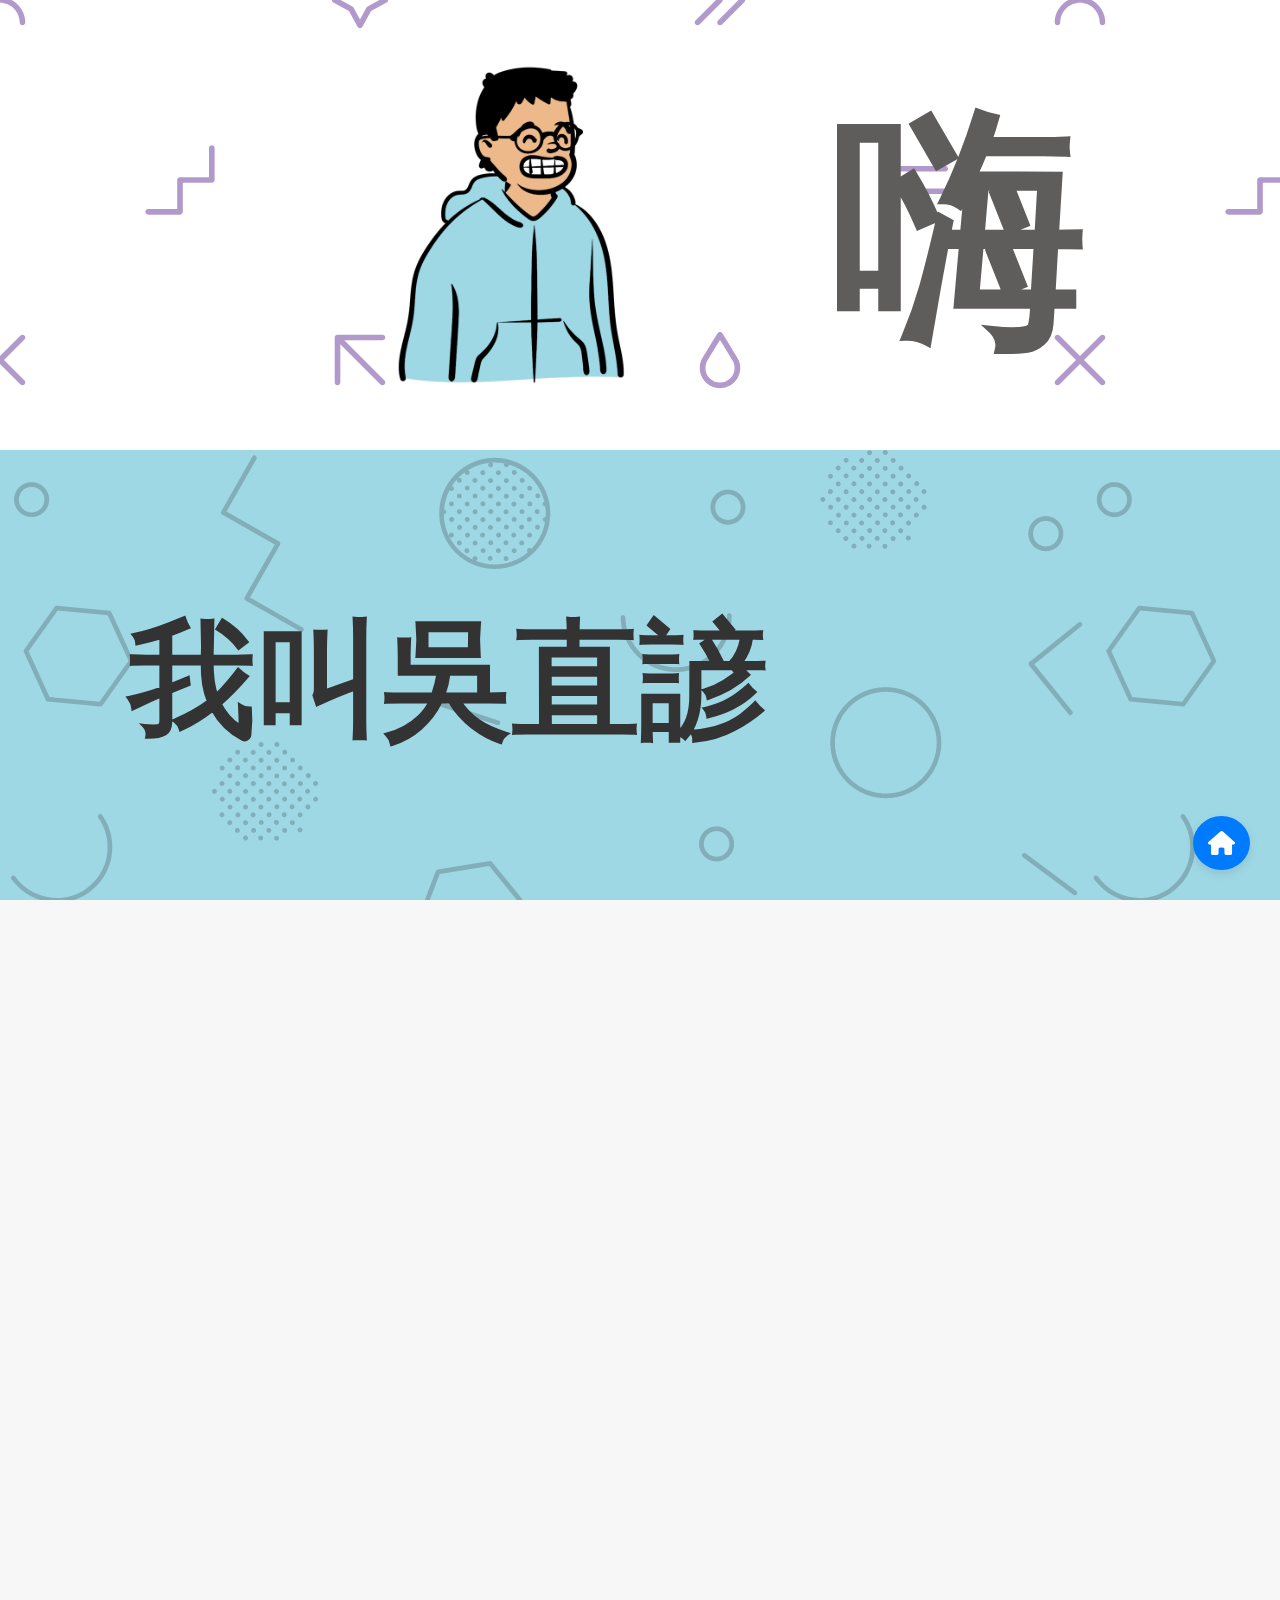
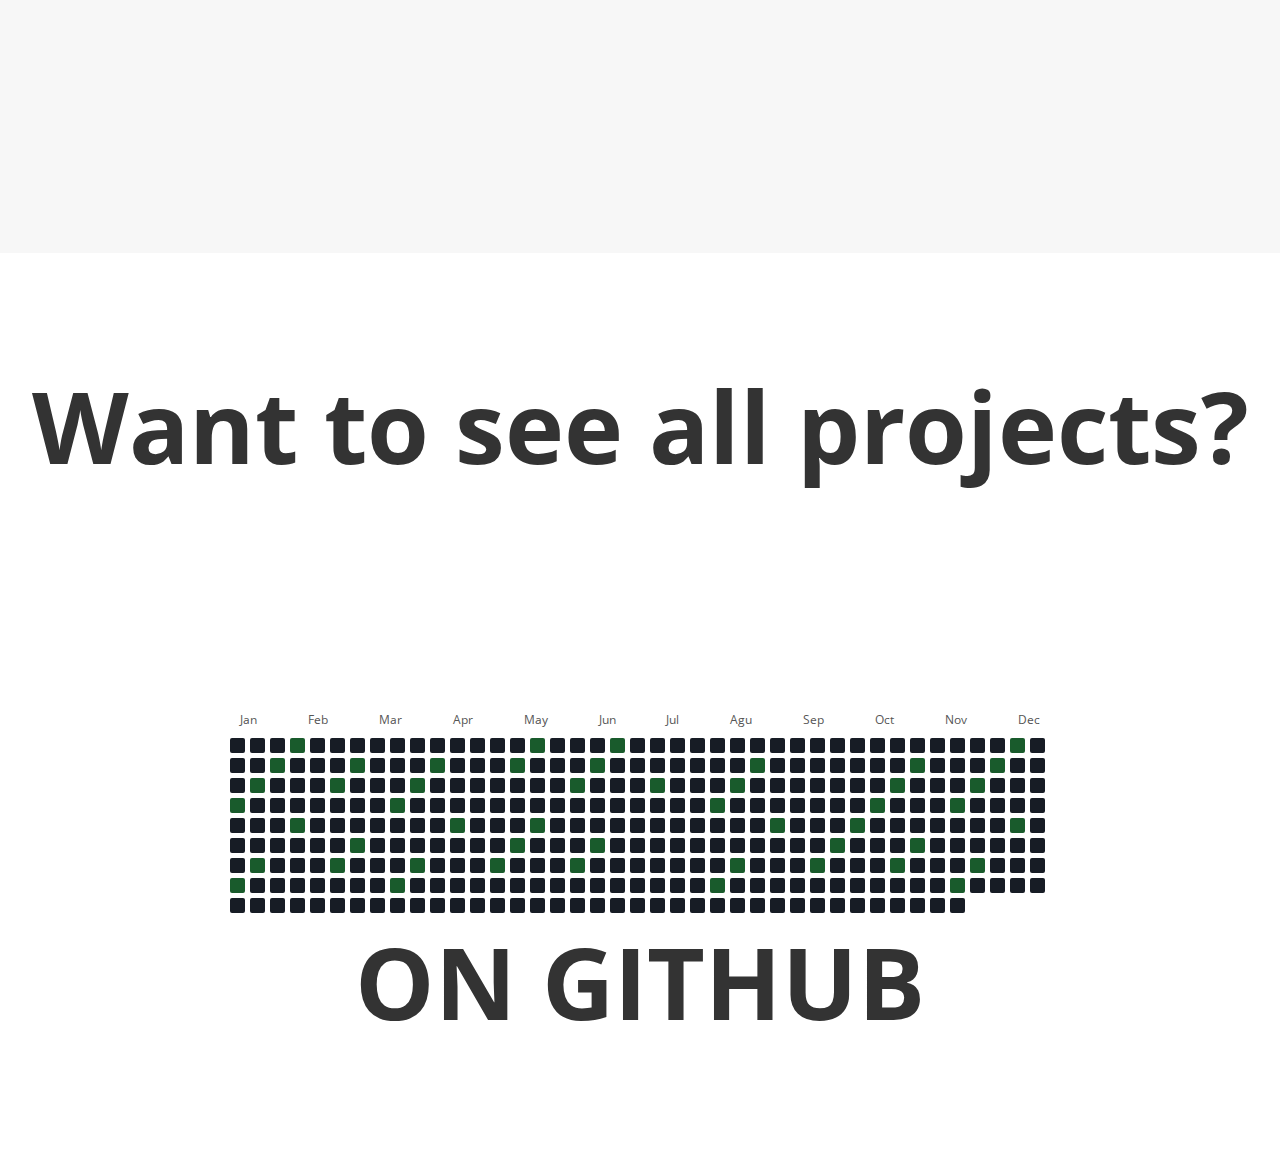
<file: project/index.html>
<html lang="en">

<head>
  <meta charset="UTF-8" />
  <meta http-equiv="X-UA-Compatible" content="IE=edge" />
  <meta name="viewport" content="width=device-width, initial-scale=1.0" />
  <title>Document</title>
  <link href="https://unpkg.com/aos@2.3.1/dist/aos.css" rel="stylesheet">
  <link rel="stylesheet" href="./style.css" />
  <link rel="stylesheet" href="https://cdnjs.cloudflare.com/ajax/libs/font-awesome/6.0.0-beta3/css/all.min.css">

  <link href="https://fonts.googleapis.com/css2?family=Open+Sans:wght@300;400;500;600;700;800&display=swap"
    rel="stylesheet" />
</head>

<body>
  <a href="#home" class="back-to-home">
    <i class="fas fa-home"></i>
  </a>

  <!-- INTRODUCTION -->
  <div class="intro">


    <div class="jobTitleContainer dark">
      <div class="salute">
        <div class="saluteImgContainer">
          <img src="./img/person.png" alt="" class="saluteImg" />
        </div>
        <div class="saluteTextContainer">
          <h1 class="saluteText">嗨</h1>
        </div>

      </div>
    </div>
    <div class="jobTitleContainer purple">
      <h2 class="jobTitle">我叫吳直諺</h2>
    </div>
  </div>
  <!-- PROJECTS -->
  <div class="projects">
    <h1 class="projectsTitle" data-aos="fade-up" data-aos-duration="1000">歡迎來到我的作品集</h1>



    <div class="project" data-aos="fade-up" data-aos-delay="200" data-aos-duration="1200" data-aos-offset="200">
      <a href="https://ian94305.github.io/shopcart_template.github.io">
        <img src="../images/sweetshop.png" alt="甜點店網站切版">
        <h2>甜點店網站</h2>
      </a>
    </div>

    <div class="project" data-aos="fade-up" data-aos-delay="300" data-aos-duration="1200" data-aos-offset="200">
      <a href="./API/02/index.html">
        <img src="../images/project1.png" alt="台中旅遊景點推薦">
        <h2>台中旅遊景點推薦</h2>
      </a>
    </div>
    <div class="project" data-aos="fade-up" data-aos-delay="100" data-aos-duration="1200" data-aos-offset="200">
      <a href="https://ian94305.github.io/react-shop.github.io/">
        <img src="../images/react-shop-cart.png" alt="React購物車">
        <h2>React購物車</h2>
      </a>

    </div>

    <div class="project" data-aos="fade-up" data-aos-delay="100" data-aos-duration="1200" data-aos-offset="200">
      <a href="https://ian94305.github.io/javascript_gear.github.io/">
        <img src="../images/jsavscript_note.png" alt="JavaScript練習筆記">
        <h2>JavaScript練習筆記</h2>
      </a>
    </div>

    <div class="project" data-aos="fade-up" data-aos-delay="200" data-aos-duration="1200" data-aos-offset="200">
      <a href="./JSTest/03/index.html">
        <img src="../images/calculator.png" alt="簡易計算機製作">
        <h2>簡易計算機製作</h2>
      </a>
    </div>

    <div class="project" data-aos="fade-up" data-aos-delay="300" data-aos-duration="1200" data-aos-offset="200">
      <a href="http://finteactAI_cursor">
        <img src="../images/fintechAI.png" alt="FintechAI課程專案">
        <h2>FintechAI課程專案</h2>
      </a>
    </div>


    <!-- Continue for other projects... -->
  </div>



  <!-- Add more projects with AOS animations as needed -->
  </div>
  <!-- GITHUB -->
  <div class="githubContainer">
    <h1 class="githubTitle">Want to see all projects?</h1>
    <div class="githubChart">
      <div class="dates">
        <span>Jan</span>
        <span>Feb</span>
        <span>Mar</span>
        <span>Apr</span>
        <span>May</span>
        <span>Jun</span>
        <span>Jul</span>
        <span>Agu</span>
        <span>Sep</span>
        <span>Oct</span>
        <span>Nov</span>
        <span>Dec</span>
      </div>
      <div class="boxContainer"></div>
      <h1 class="githubTitle">ON GITHUB</h1>
    </div>
    <div class="githubSm">
      <a href="">
        <img src="./img/github.png" alt="" />
      </a>
      <h2>Find Me on Github</h2>
    </div>
  </div>
  </div>
  <script src="./app.js"></script>
  <script src="https://unpkg.com/aos@2.3.1/dist/aos.js"></script>
  <script>
    AOS.init();
  </script>
</body>

</html>
</file>
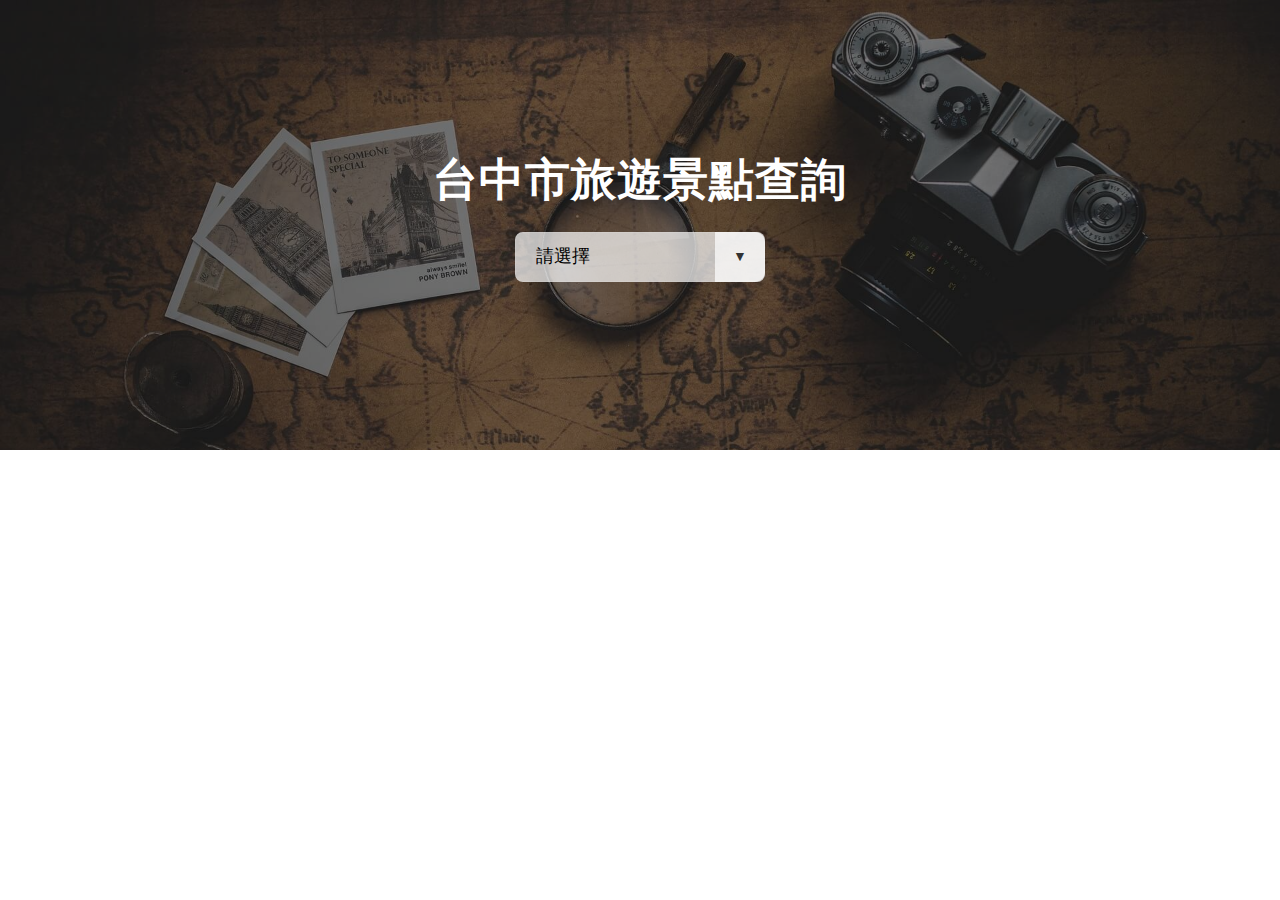
<file: project/API/02/index.html>
<!DOCTYPE html>
<html lang="">

<head>
    <meta charset="UTF-8">
    <meta name="viewport" content="width=device-width, initial-scale=1.0">
    <meta http-equiv="X-UA-Compatible" content="ie=edge">
    <title>台中市旅遊景點</title>
    <script src="https://ajax.googleapis.com/ajax/libs/jquery/3.4.1/jquery.min.js"></script>
    <script src="https://maxcdn.bootstrapcdn.com/bootstrap/3.4.1/js/bootstrap.min.js"></script>
    <link rel="stylesheet" href="css/reset.css">
    <link rel="stylesheet" href="https://maxcdn.bootstrapcdn.com/bootstrap/3.4.1/css/bootstrap.min.css">
    <link rel="stylesheet" href="css/style.css">
</head>

<body>
    <div class="header">
        <div class="coverbg"></div>
        <div class="title">台中市旅遊景點查詢</div>
        <div class="selectbox">
            <select name="" id="city" class="city">
                <option value="請選擇" selected>請選擇</option>
                <option value="中區">中區</option>
                <option value="東區">東區</option>
                <option value="西區">西區</option>
                <option value="南區">南區</option>
                <option value="北區">北區</option>
                <option value="西屯區">西屯區</option>
                <option value="南屯區">南屯區</option>
                <option value="北屯區">北屯區</option>
                <option value="豐原區">豐原區</option>
                <option value="大里區">大里區</option>
                <option value="太平區">太平區</option>
                <option value="清水區">清水區</option>
                <option value="沙鹿區">沙鹿區</option>
                <option value="大甲區">大甲區</option>
                <option value="東勢區">東勢區</option>
                <option value="梧棲區">梧棲區</option>
                <option value="烏日區">烏日區</option>
                <option value="神岡區">神岡區</option>
                <option value="大肚區">大肚區</option>
                <option value="大雅區">大雅區</option>
                <option value="后里區">后里區</option>
                <option value="霧峰區">霧峰區</option>
                <option value="潭子區">潭子區</option>
                <option value="龍井區">龍井區</option>
                <option value="外埔區">外埔區</option>
                <option value="和平區">和平區</option>
                <option value="石岡區">石岡區</option>
                <option value="大安區">大安區</option>
                <option value="新社區">新社區</option>
            </select>
        </div>
    </div>
    <div class="noresult container" id="noresult">
    </div>
    <div class="showsearch container" id="searchpage">
        <div class="row">
        </div>
    </div>
    <script src="js/main.js"></script>
</body>

</html>
</file>
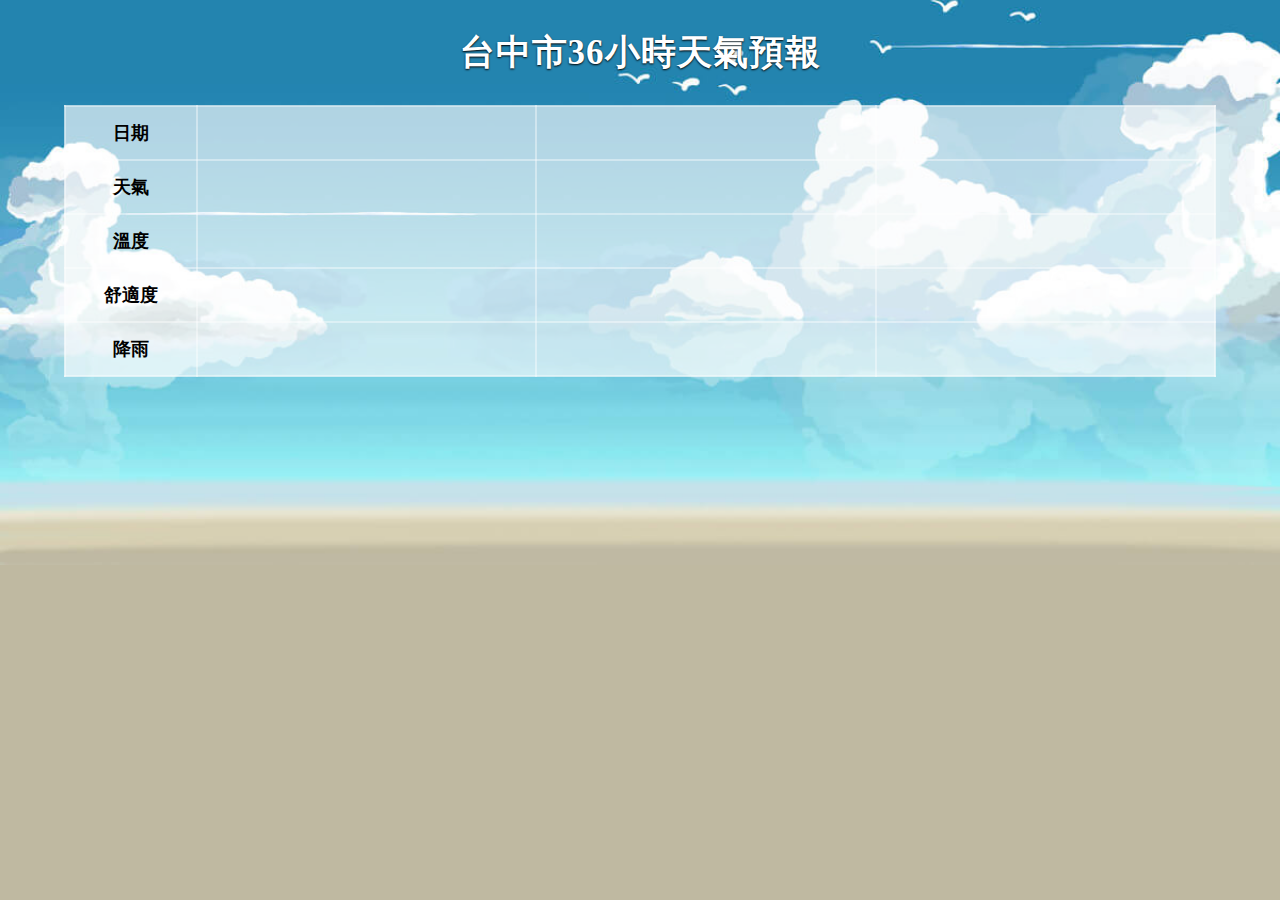
<file: project/API/03/index.html>
<!DOCTYPE html>
<html>

<head>
    <meta charset="UTF-8">
    <meta http-equiv="X-UA-Compatible" content="ie=edge">
    <title>今明36小時天氣預報</title>
    <link rel="stylesheet" href="css/reset.css">
    <link rel="stylesheet" href="css/style.css">
    <script src="js/main.js"></script>
</head>

<body>
    <div class="wrapper">
        <div class="title">台中市36小時天氣預報</div>
        <table class="datablock">
            <tr class="date">
                <td class="titletext">日期</td>
                <td></td>
                <td></td>
                <td></td>
            </tr>
            <tr class="Wx">
                <td class="label">天氣</td>
                <td></td>
                <td></td>
                <td></td>
            </tr>
            <tr class="Tdeg">
                <td class="label">溫度</td>
                <td></td>
                <td></td>
                <td></td>
            </tr>
            <tr class="CI">
                <td class="label">舒適度</td>
                <td></td>
                <td></td>
                <td></td>
            </tr>
            <tr class="PoP">
                <td class="label">降雨</td>
                <td></td>
                <td></td>
                <td></td>
            </tr>
        </table>
    </div>
</body>

</html>
</file>
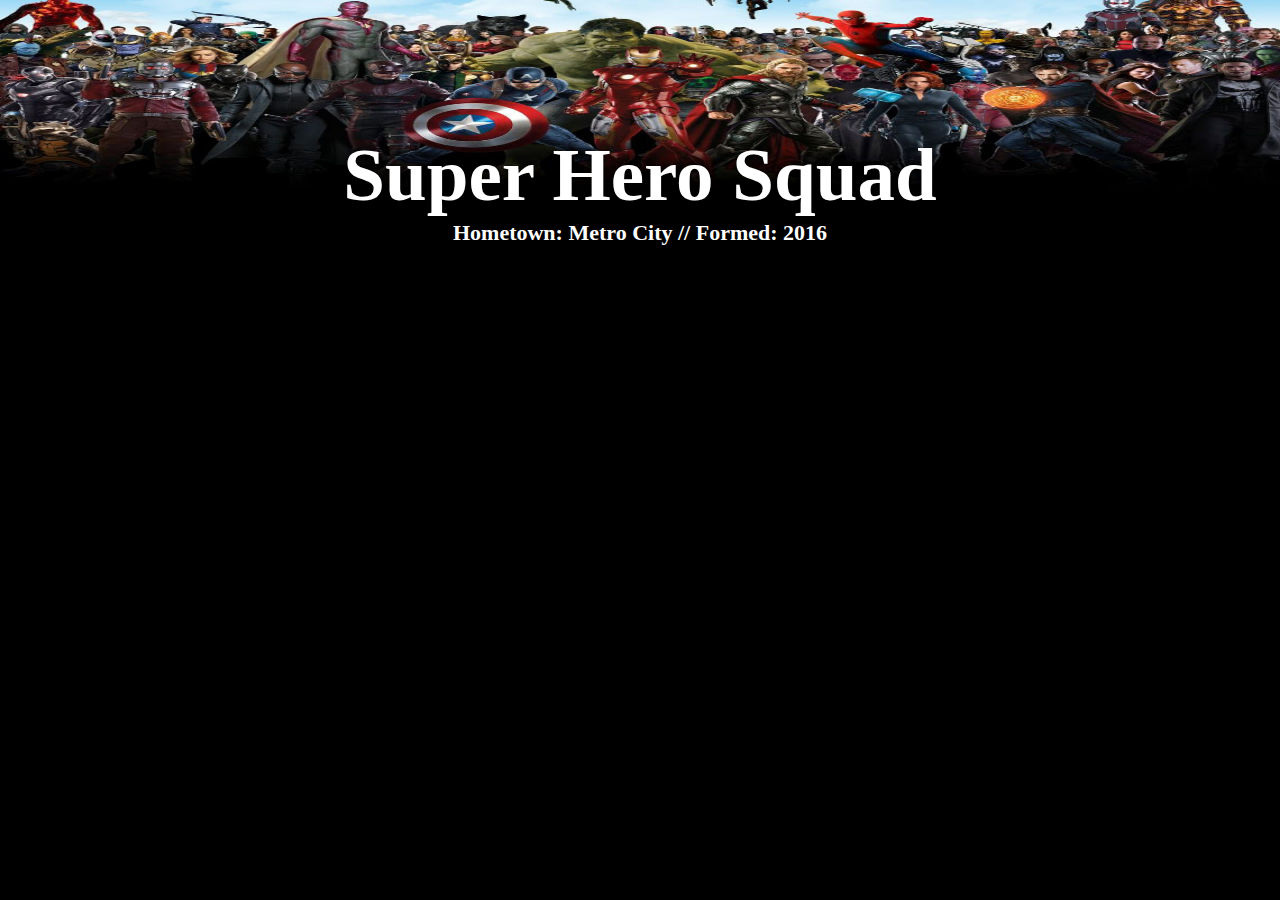
<file: project/API/04/index.html>
<!DOCTYPE html>
<html>

<head>
    <meta charset="UTF-8">
    <meta http-equiv="X-UA-Compatible" content="ie=edge">
    <title>Super Hero Squad</title>
    <link rel="stylesheet" href="css/reset.css">
    <link rel="stylesheet" href="css/style.css">
    <script src="js/main.js"></script>
</head>

<body>
    <div class="wrapper">
        <div class="header">
            <div class="title">
                Super Hero Squad
            </div>
            <p>Hometown: Metro City // Formed: 2016</p>
        </div>
        <div class="content">
            <ul class="herolist">
            </ul>
        </div>
    </div>
</body>

</html>
</file>
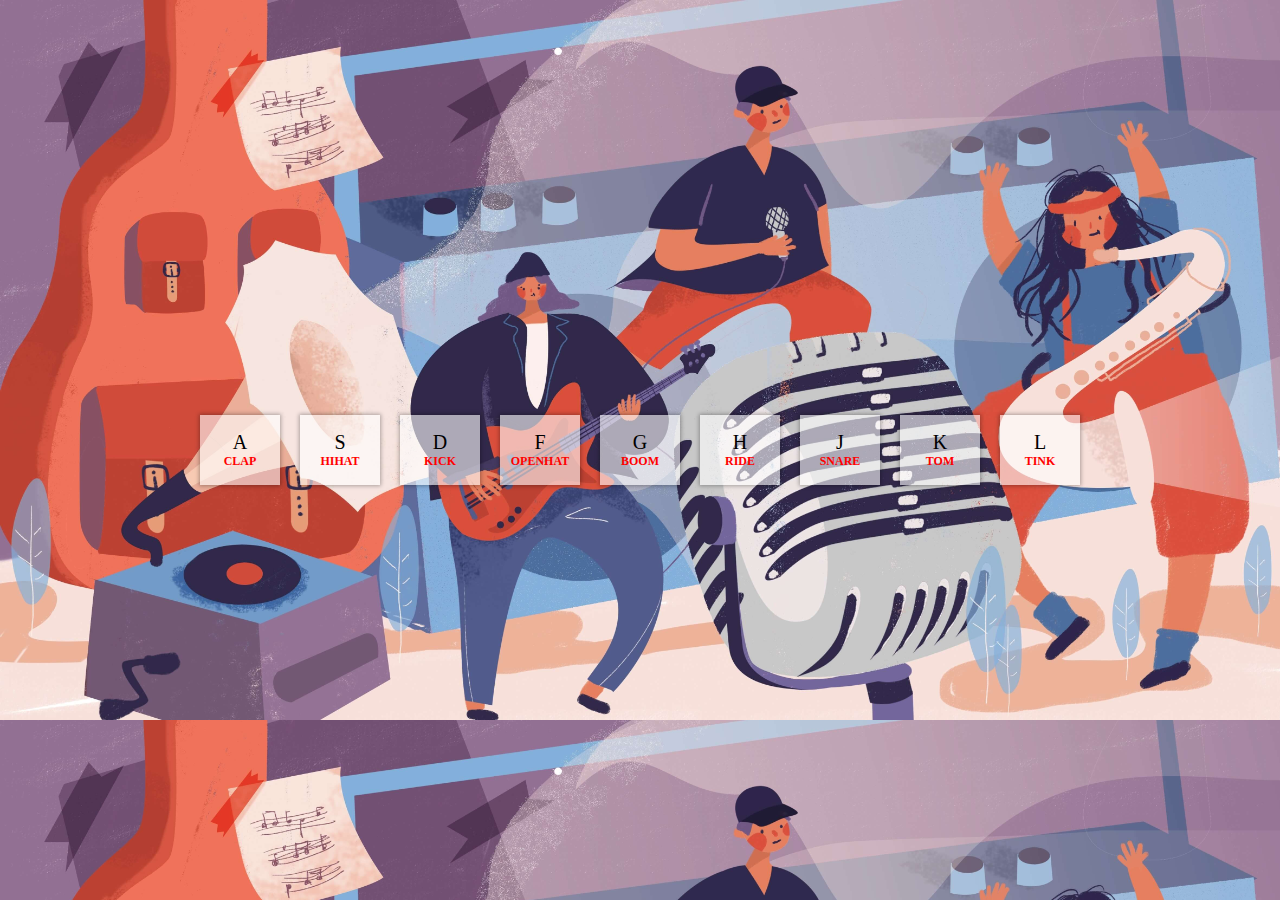
<file: project/JavaScript30/day01/index.html>
<!DOCTYPE html>
<html lang="">

<head>
    <meta charset="UTF-8">
    <meta name="viewport" content="width=device-width, initial-scale=1.0">
    <meta http-equiv="X-UA-Compatible" content="ie=edge">
    <title>Drum Kit</title>
    <link rel="stylesheet" href="css/style.css" type="text/css">
</head>

<body>
    <div class="wrapper">
        <ul class="list">
            <li class="key" data-key="65">
                <div class="word">A
                    <span>CLAP</span>
                </div>
            </li>
            <li class="key" data-key="83">
                <div class="word">S
                    <span>HIHAT</span>
                </div>
            </li>
            <li class="key" data-key="68">
                <div class="word">D
                    <span>KICK</span>
                </div>
            </li>
            <li class="key" data-key="70">
                <div class="word">F
                    <span>OPENHAT</span>
                </div>
            </li>
            <li class="key" data-key="71">
                <div class="word">G
                    <span>BOOM</span>
                </div>
            </li>
            <li class="key" data-key="72">
                <div class="word">H
                    <span>RIDE</span>
                </div>
            </li>
            <li class="key" data-key="74">
                <div class="word">J
                    <span>SNARE</span>
                </div>
            </li>
            <li class="key" data-key="75">
                <div class="word">K
                    <span>TOM</span>
                </div>
            </li>
            <li class="key" data-key="76">
                <div class="word">L
                    <span>TINK</span>
                </div>
            </li>
        </ul>
    </div>
    <audio data-key="65" src="sounds/clap.wav"></audio>
    <audio data-key="83" src="sounds/hihat.wav"></audio>
    <audio data-key="68" src="sounds/kick.wav"></audio>
    <audio data-key="70" src="sounds/openhat.wav"></audio>
    <audio data-key="71" src="sounds/boom.wav"></audio>
    <audio data-key="72" src="sounds/ride.wav"></audio>
    <audio data-key="74" src="sounds/snare.wav"></audio>
    <audio data-key="75" src="sounds/tom.wav"></audio>
    <audio data-key="76" src="sounds/tink.wav"></audio>
    <script>
        // 使用者點擊鍵盤觸發聲音播放跟CSS樣式改變

        (function() {
            // 監聽鍵盤事件
            window.addEventListener('keydown', playaudio);

            // 利用keycode找到對應的音樂跟改變CSS樣式
            function playaudio(e) {

                // 播放音效
                const audio = document.querySelector(`audio[data-key="${e.keyCode}"]`);

                // 判斷只有取得audio時才撥放音效
                if (audio) {
                    // 希望使用者可以重複觸發 撥放音效 currentTime設定0
                    audio.currentTime = 0;
                    audio.play();
                }

                // 改變CSS樣式
                const changestyle = document.querySelector(`li[data-key="${e.keyCode}"]`);

                // 判斷只有點擊到對應li才改變CSS樣式
                if (changestyle) {
                    // 增加class
                    changestyle.classList.add('playing');
                }

                // console.log(audio, changestyle);

                // 取得每一個key
                // 用來監聽動畫結束後執行一個function
                document.querySelectorAll('.key').forEach(function(key) {
                    key.addEventListener('transitionend', translationhandler)
                        // console.log(key);
                });

                // 判斷propertyName
                function translationhandler(e) {
                    if (e.propertyName === 'transform') {
                        // 移除class
                        e.currentTarget.classList.remove('playing');
                        // console.log(e);
                    }

                }
            }
        })();
    </script>
</body>

</html>
</file>
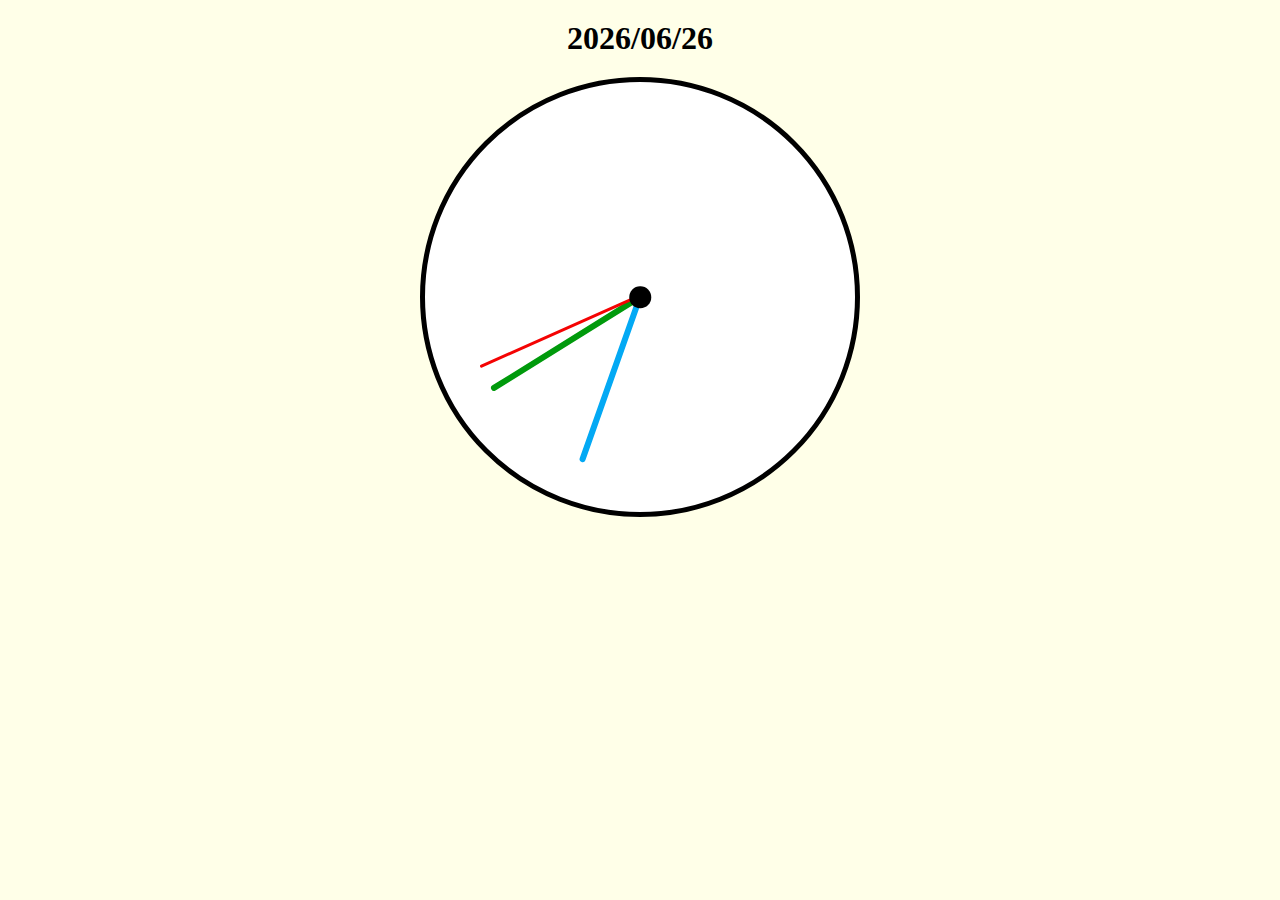
<file: project/JavaScript30/day02/index.html>
<!DOCTYPE html>
<html lang="">

<head>
    <meta charset="UTF-8">
    <meta name="viewport" content="width=device-width, initial-scale=1.0">
    <meta http-equiv="X-UA-Compatible" content="ie=edge">
    <title>JS + CSS Clock</title>
    <link rel="stylesheet" href="css/style.css">
</head>

<body>
    <div class="showdate" id="showdate"></div>
    <div class="clock simple">
        <div class="clock-face">
            <div class="hand hour"></div>
            <div class="hand min"></div>
            <div class="hand second"></div>
        </div>
    </div>
    <script>
        // 取得時分秒針
        let gethour = document.querySelector('.hour');
        let getmin = document.querySelector('.min');
        let getsecond = document.querySelector('.second');

        // 取得用戶端現在時間
        let NowTime = new Date();
        console.log(NowTime);
        let year = NowTime.getFullYear();
        let month = NowTime.getMonth();
        let day = NowTime.getDate();
        // 取得時分秒
        let hours = NowTime.getHours();
        let mins = NowTime.getMinutes();
        let seconds = NowTime.getSeconds();
        // console.log(hours, mins, seconds);
        // 一圈360度/12小時 + 每60分，時針加30度；每1分，時針加30/60(1/2)度
        let deg_hours = hours * (360 / 12) + mins * (30 / 60) + 90;
        // 一圈360度/60分 + 每60秒，分針加6度；每1秒，分針加6/60度
        let deg_mins = mins * (360 / 60) + seconds * (6 / 60) + 90;
        // 一圈360度/60秒
        let deg_seconds = seconds * (360 / 60) + 90;

        function clockAnimate() {
            deg_hours += 360 / (60 * 60 * 12);
            deg_mins += 360 / (60 * 60); // 每秒6/60 每60秒6度
            deg_seconds += 360 / 60; // 每秒6度

            gethour.style.transform = `rotate(${deg_hours}deg)`
            getmin.style.transform = `rotate(${deg_mins}deg)`
            getsecond.style.transform = `rotate(${deg_seconds}deg)`
        };

        clockAnimate();
        setInterval(clockAnimate, 1000);

        let currentMonth;

        function checkNum(i) {
            if (i < 10) {
                i = "0" + i
            }
            currentMonth = i;
        }

        checkNum(month);

        document.querySelector('#showdate').textContent = `${year}/${currentMonth}/${day}`;
    </script>
</body>

</html>
</file>
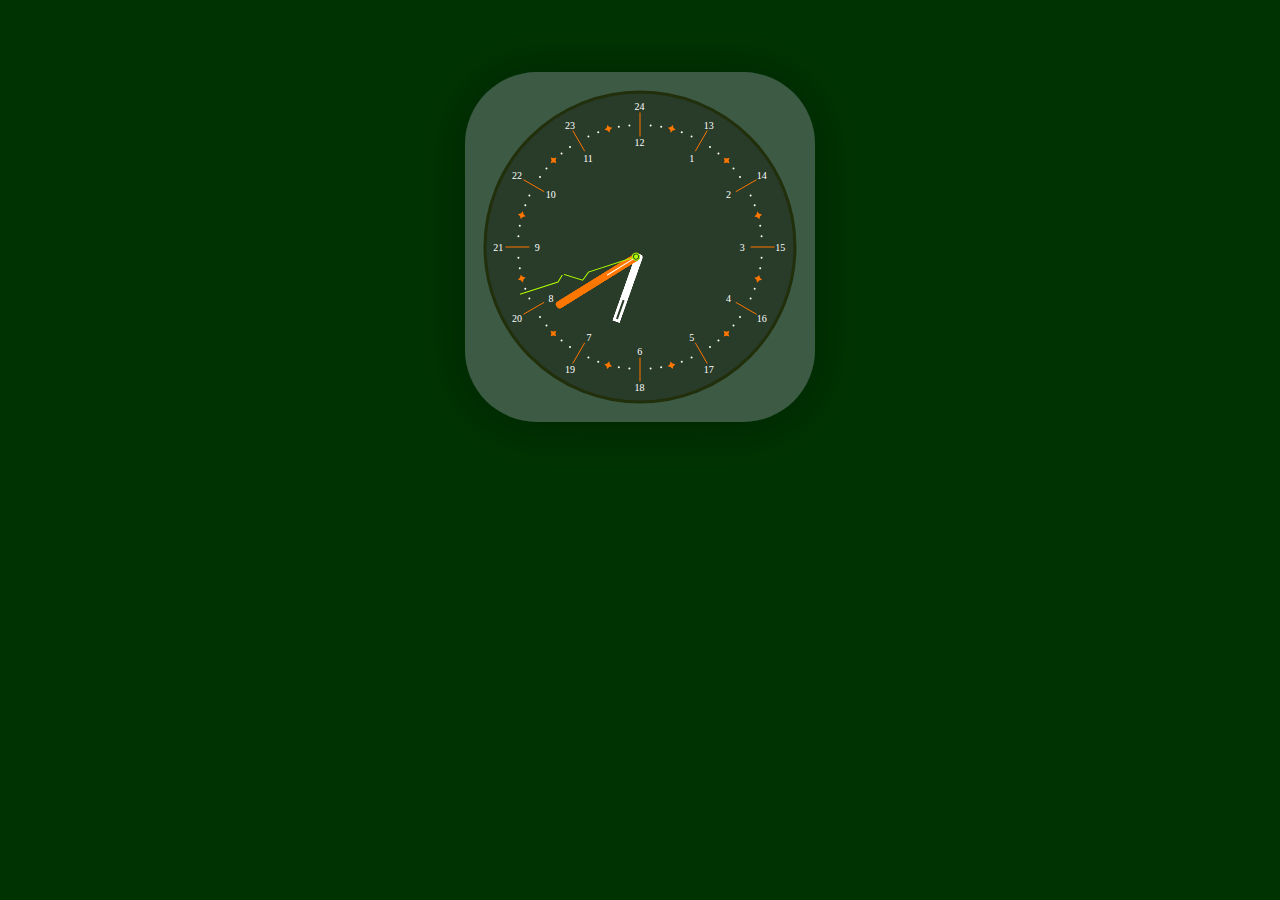
<file: project/JSTest/02/index.html>
<!DOCTYPE html>
<html>

<head>
    <meta charset="UTF-8">
    <meta http-equiv="X-UA-Compatible" content="ie=edge">
    <title>時鐘</title>
    <link rel="stylesheet" href="css/reset.css">
    <link rel="stylesheet" href="css/style.css">
</head>

<body>
    <div class="clock-wrapper">
        <div class="clock-face">
            <div class="hour-hand"></div>
            <div class="minute-hand"></div>
            <div class="second-hand"></div>
        </div>
    </div>
    <script src="js/main.js"></script>
</body>

</html>
</file>
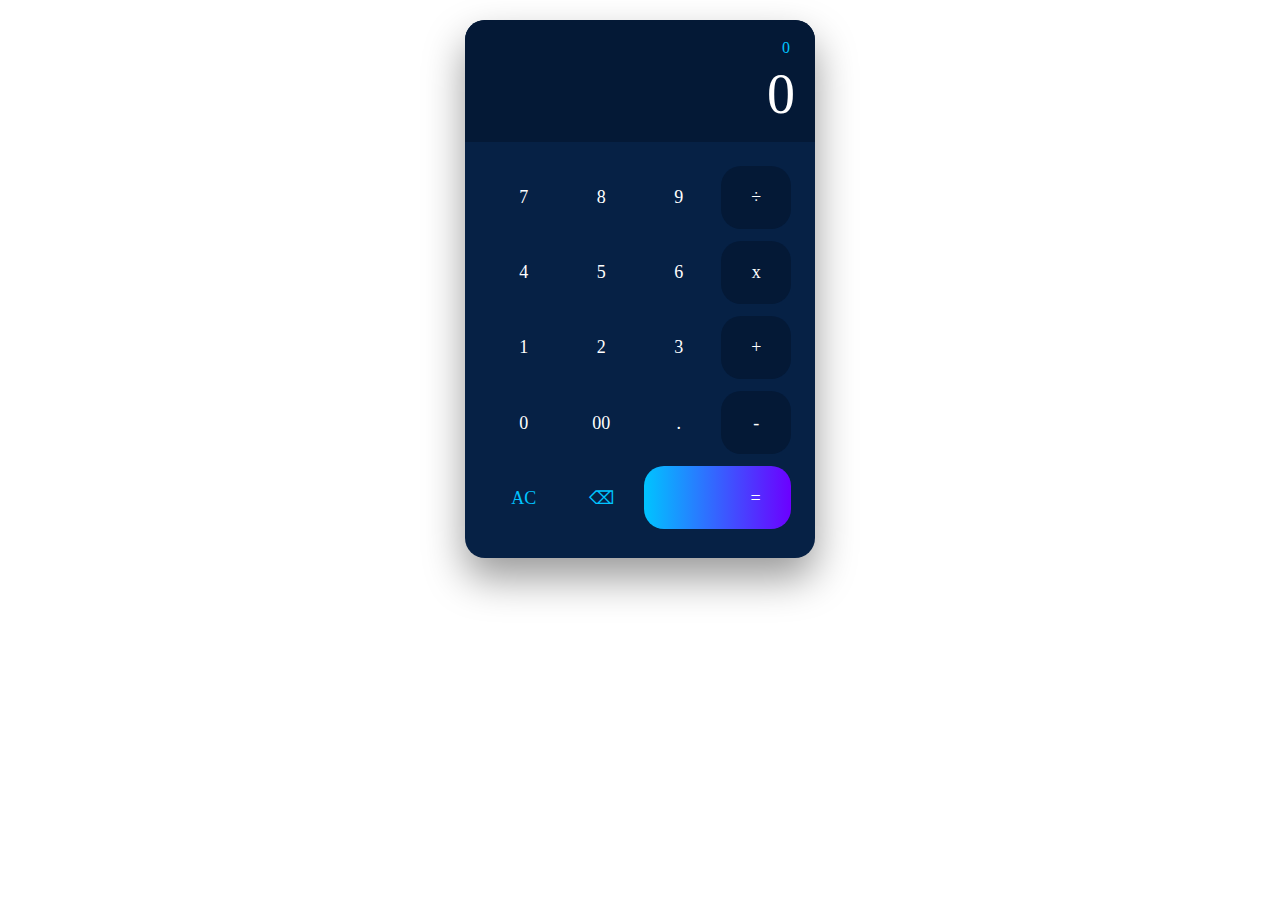
<file: project/JSTest/03/index.html>
<!DOCTYPE html>
<html>

<head>
    <meta charset="UTF-8">
    <meta http-equiv="X-UA-Compatible" content="ie=edge">
    <title>calculator</title>
    <link rel="stylesheet" href="css/reset.css">
    <link rel="stylesheet" href="css/style.css">
    <script src="https://ajax.googleapis.com/ajax/libs/jquery/3.4.1/jquery.min.js"></script>
</head>

<body>
    <div class="calculator-wrapper">
        <div class="top">
            <div class="text-block"></div>
            <div class="total"></div>
        </div>

        <ul class="btn-list">
            <li>
                <div class="num btn" data-val="7">7</div>
            </li>
            <li>
                <div class="num btn" data-val="8">8</div>
            </li>
            <li>
                <div class="num btn" data-val="9">9</div>
            </li>
            <li class="operation">
                <div class="features btn" data-val="÷">÷</div>
            </li>
            <li>
                <div class="num btn" data-val="4">4</div>
            </li>
            <li>
                <div class="num btn" data-val="5">5</div>
            </li>
            <li>
                <div class="num btn" data-val="6">6</div>
            </li>
            <li class="operation">
                <div class="features btn" data-val="x">x</div>
            </li>
            <li>
                <div class="num btn" data-val="1">1</div>
            </li>
            <li>
                <div class="num btn" data-val="2">2</div>
            </li>
            <li>
                <div class="num btn" data-val="3">3</div>
            </li>
            <li class="operation">
                <div class="features btn" data-val="+">+</div>
            </li>
            <li>
                <div class="num btn" data-val="0">0</div>
            </li>
            <li>
                <div class="num btn" data-val="00">00</div>
            </li>
            <li>
                <div class="num btn" data-val=".">.</div>
            </li>
            <li class="operation">
                <div class="features btn" data-val="-">-</div>
            </li>
            <li class="AC">
                <div class="features btn" data-val="Clear">AC</div>
            </li>
            <li class="backdelete">
                <div class="features btn" data-val="BACK">⌫</div>
            </li>
            <li class="equal">
                <div class="features btn" data-val="=">=</div>
            </li>
        </ul>

    </div>
    <script src="js/main.js"></script>
</body>

</html>
</file>
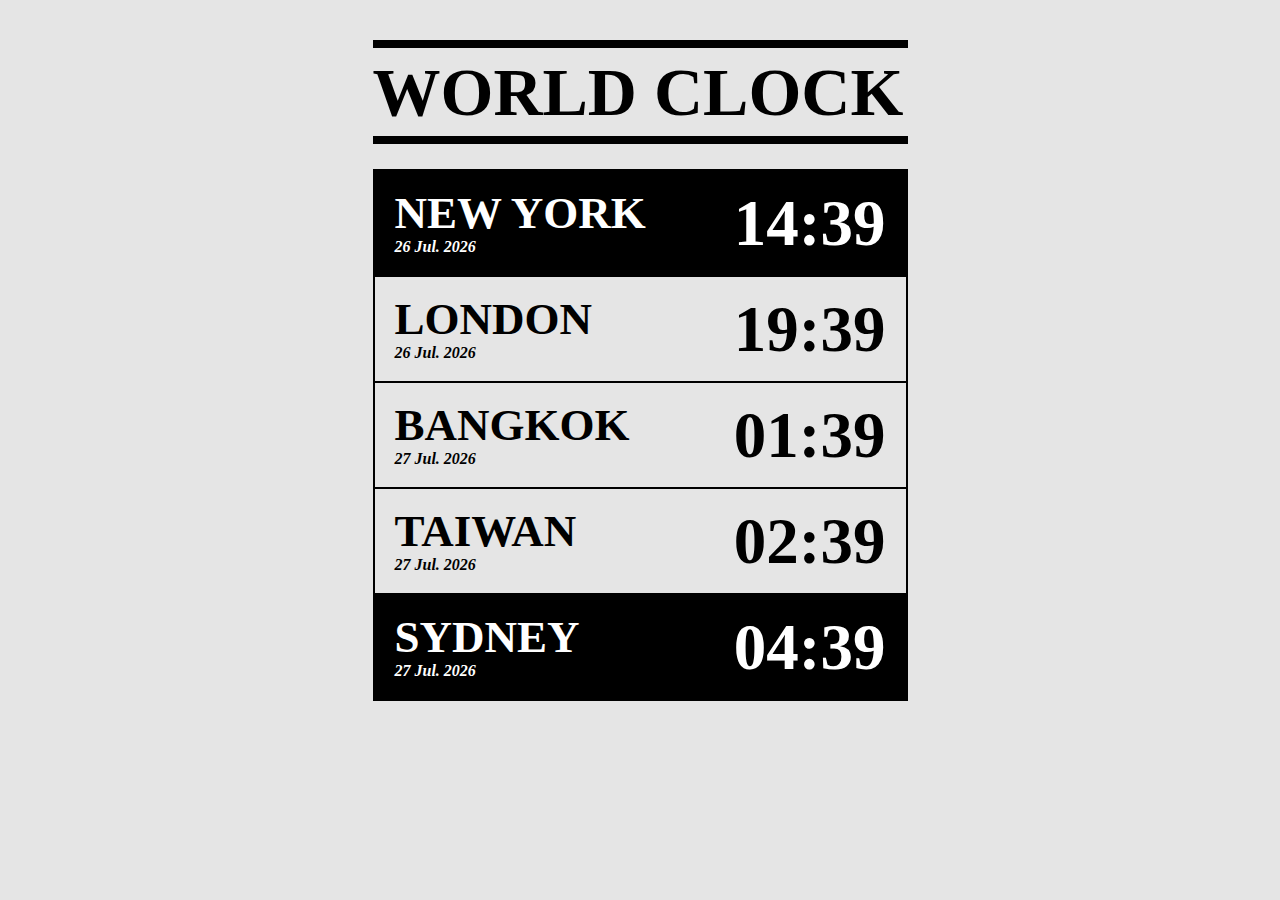
<file: project/JSTest/04/index.html>
<!DOCTYPE html>
<html>

<head>
    <meta charset="UTF-8">
    <meta http-equiv="X-UA-Compatible" content="ie=edge">
    <title>時區</title>
    <link rel="stylesheet" href="css/reset.css">
    <link rel="stylesheet" href="css/style.css">
</head>

<body>
    <div class="wrapper">
        <div class="title">WORLD CLOCK</div>
        <ul class="clock-list">
        </ul>
    </div>
    <script src="js/main.js"></script>
</body>

</html>
</file>
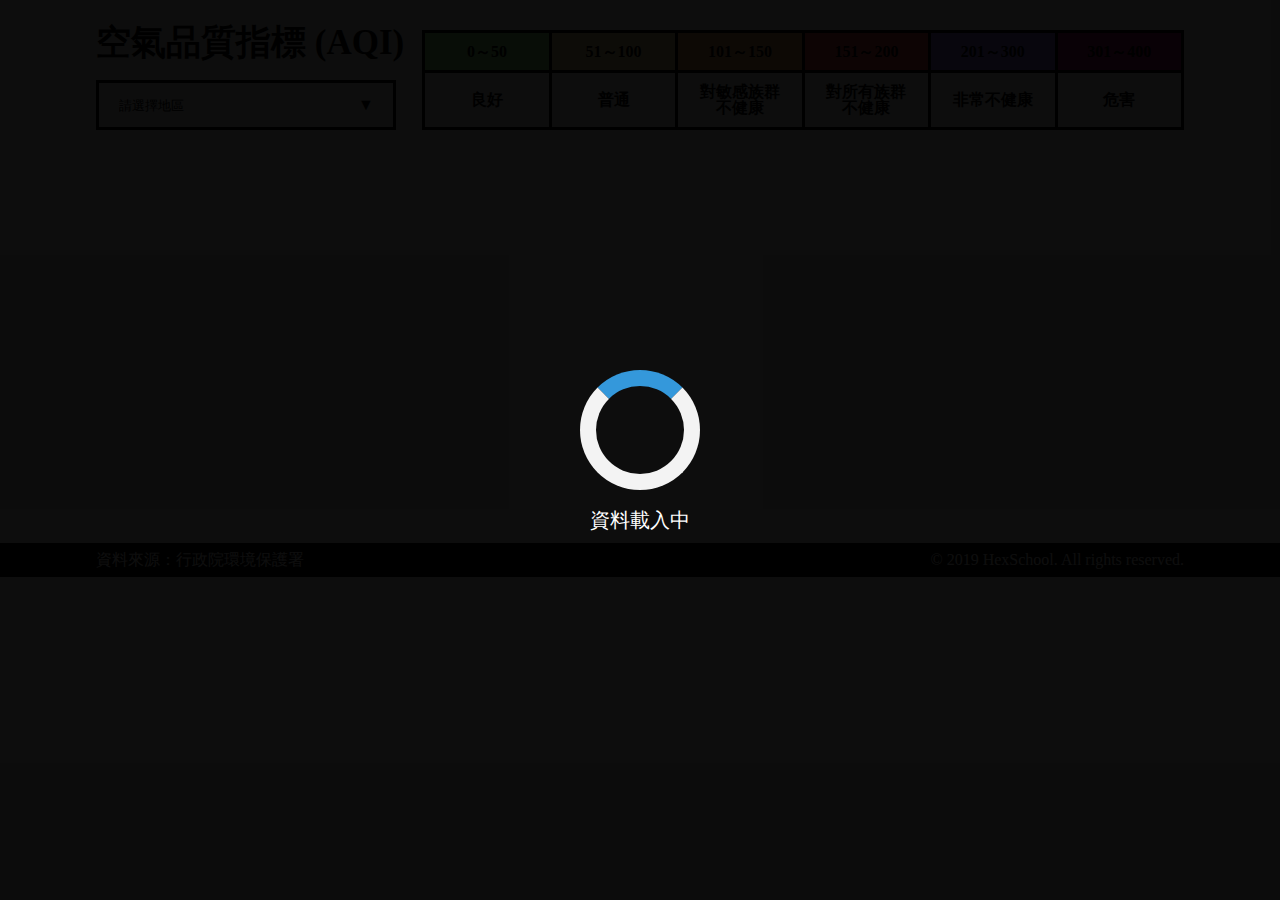
<file: project/JSTest/05/index.html>
<!DOCTYPE html>
<html>

<head>
    <meta charset="UTF-8">
    <meta http-equiv="X-UA-Compatible" content="ie=edge">
    <title></title>
    <link rel="stylesheet" href="css/reset.css">
    <link rel="stylesheet" href="css/style.css">
</head>

<body>
    <div class="loader show">
        <div class="loaderGif"></div>
        <p>資料載入中</p>
    </div>
    <div class="main">
        <div class="top">
            <div class="filter-block">
                <p>空氣品質指標 (AQI)</p>
                <div class="selectbox">
                    <select name="" id="city" class="city">
                        <option value="請選擇" selected>請選擇地區</option>
                    </select>
                </div>
            </div>
            <table class="AQI-description">
                <tr>
                    <td class="no1">0～50</td>
                    <td class="no2">51～100</td>
                    <td class="no3">101～150</td>
                    <td class="no4">151～200</td>
                    <td class="no5">201～300</td>
                    <td class="no6">301～400</td>
                </tr>
                <tr>
                    <td>良好</td>
                    <td>普通</td>
                    <td>對敏感族群
                        <br>不健康
                    </td>
                    <td>對所有族群
                        <br>不健康
                    </td>
                    <td>非常不健康</td>
                    <td>危害</td>
                </tr>
            </table>
        </div>
        <div class="bottom">
            <div class="result-title">
                <div class="city">
                    <p class="cityname"></p>
                </div>
                <div class="line"></div>
                <span class="updatetime"></span>
            </div>
            <div class="result-tab">
                <div class="main-tab">
                </div>
                <div class="other-tab">
                </div>
            </div>
        </div>
    </div>
    <div class="footer">
        <div class="content">
            <span>資料來源：行政院環境保護署</span>
            <span>© 2019 HexSchool. All rights reserved.</span>
        </div>
    </div>
    <script src="js/main.js"></script>
</body>

</html>
</file>
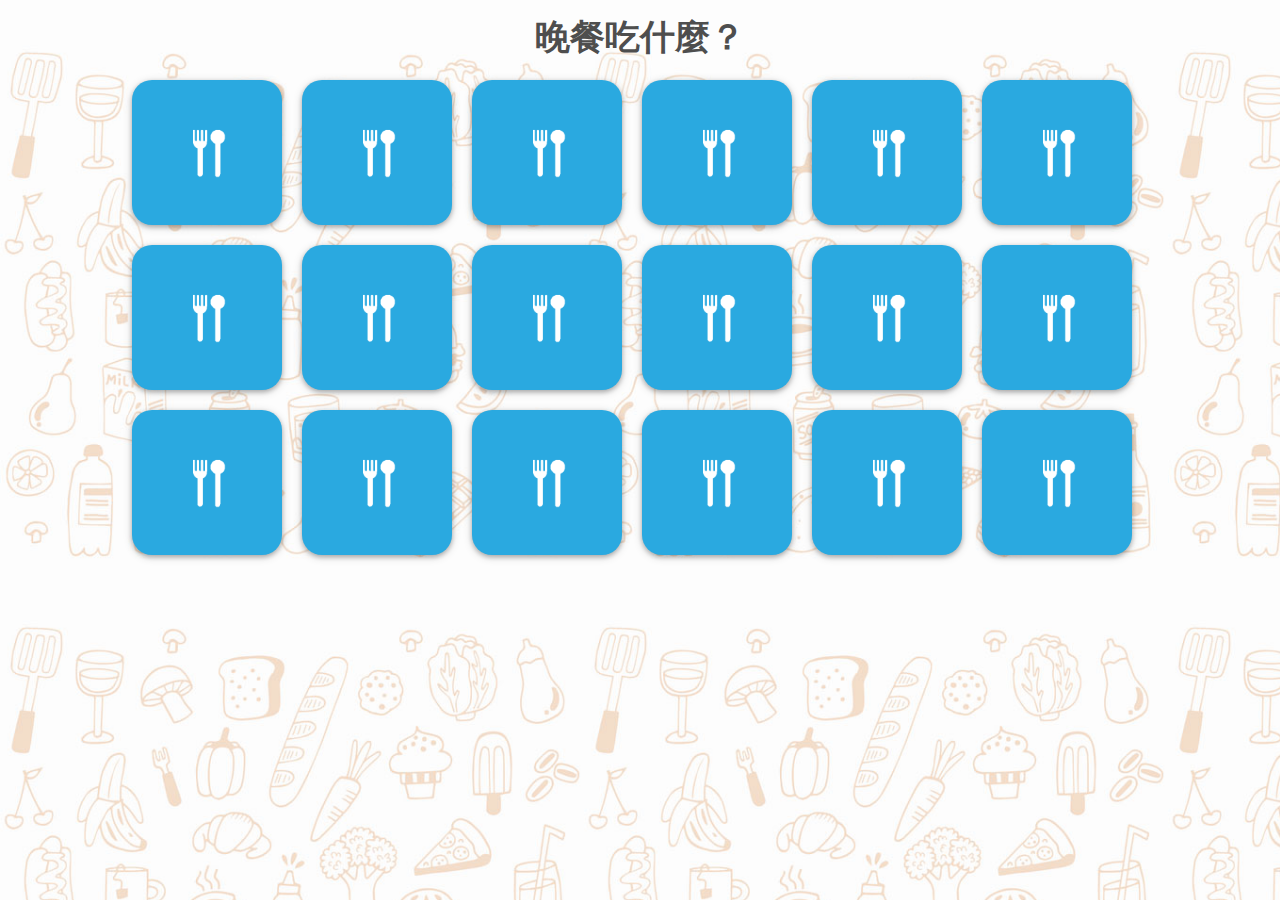
<file: project/other/01/index.html>
<!DOCTYPE html>
<html>

<head>
    <meta charset="UTF-8">
    <meta http-equiv="X-UA-Compatible" content="ie=edge">
    <title>晚餐吃什麼？</title>
    <link rel="stylesheet" href="css/reset.css">
    <link rel="stylesheet" href="css/style.css">
</head>

<body>
    <div class="wrapper">
        <div class="title">晚餐吃什麼？</div>
        <div class="listblock">
            <ul class="list">
                <li class="item">
                    <div class="card">
                        <div class="front"></div>
                        <div class="back"></div>
                    </div>
                </li>
                <li class="item">
                    <div class="card">
                        <div class="front"></div>
                        <div class="back"></div>
                    </div>
                </li>
                <li class="item">
                    <div class="card">
                        <div class="front"></div>
                        <div class="back"></div>
                    </div>
                </li>
                <li class="item">
                    <div class="card">
                        <div class="front"></div>
                        <div class="back"></div>
                    </div>
                </li>
                <li class="item">
                    <div class="card">
                        <div class="front"></div>
                        <div class="back"></div>
                    </div>
                </li>
                <li class="item">
                    <div class="card">
                        <div class="front"></div>
                        <div class="back"></div>
                    </div>
                </li>
                <li class="item">
                    <div class="card">
                        <div class="front"></div>
                        <div class="back"></div>
                    </div>
                </li>
                <li class="item">
                    <div class="card">
                        <div class="front"></div>
                        <div class="back"></div>
                    </div>
                </li>
                <li class="item">
                    <div class="card">
                        <div class="front"></div>
                        <div class="back"></div>
                    </div>
                </li>
                <li class="item">
                    <div class="card">
                        <div class="front"></div>
                        <div class="back"></div>
                    </div>
                </li>
                <li class="item">
                    <div class="card">
                        <div class="front"></div>
                        <div class="back"></div>
                    </div>
                </li>
                <li class="item">
                    <div class="card">
                        <div class="front"></div>
                        <div class="back"></div>
                    </div>
                </li>
                <li class="item">
                    <div class="card">
                        <div class="front"></div>
                        <div class="back"></div>
                    </div>
                </li>
                <li class="item">
                    <div class="card">
                        <div class="front"></div>
                        <div class="back"></div>
                    </div>
                </li>
                <li class="item">
                    <div class="card">
                        <div class="front"></div>
                        <div class="back"></div>
                    </div>
                </li>
                <li class="item">
                    <div class="card">
                        <div class="front"></div>
                        <div class="back"></div>
                    </div>
                </li>
                <li class="item">
                    <div class="card">
                        <div class="front"></div>
                        <div class="back"></div>
                    </div>
                </li>
                <li class="item">
                    <div class="card">
                        <div class="front"></div>
                        <div class="back"></div>
                    </div>
                </li>
            </ul>
        </div>
    </div>
    <script src="js/main.js"></script>
</body>

</html>
</file>
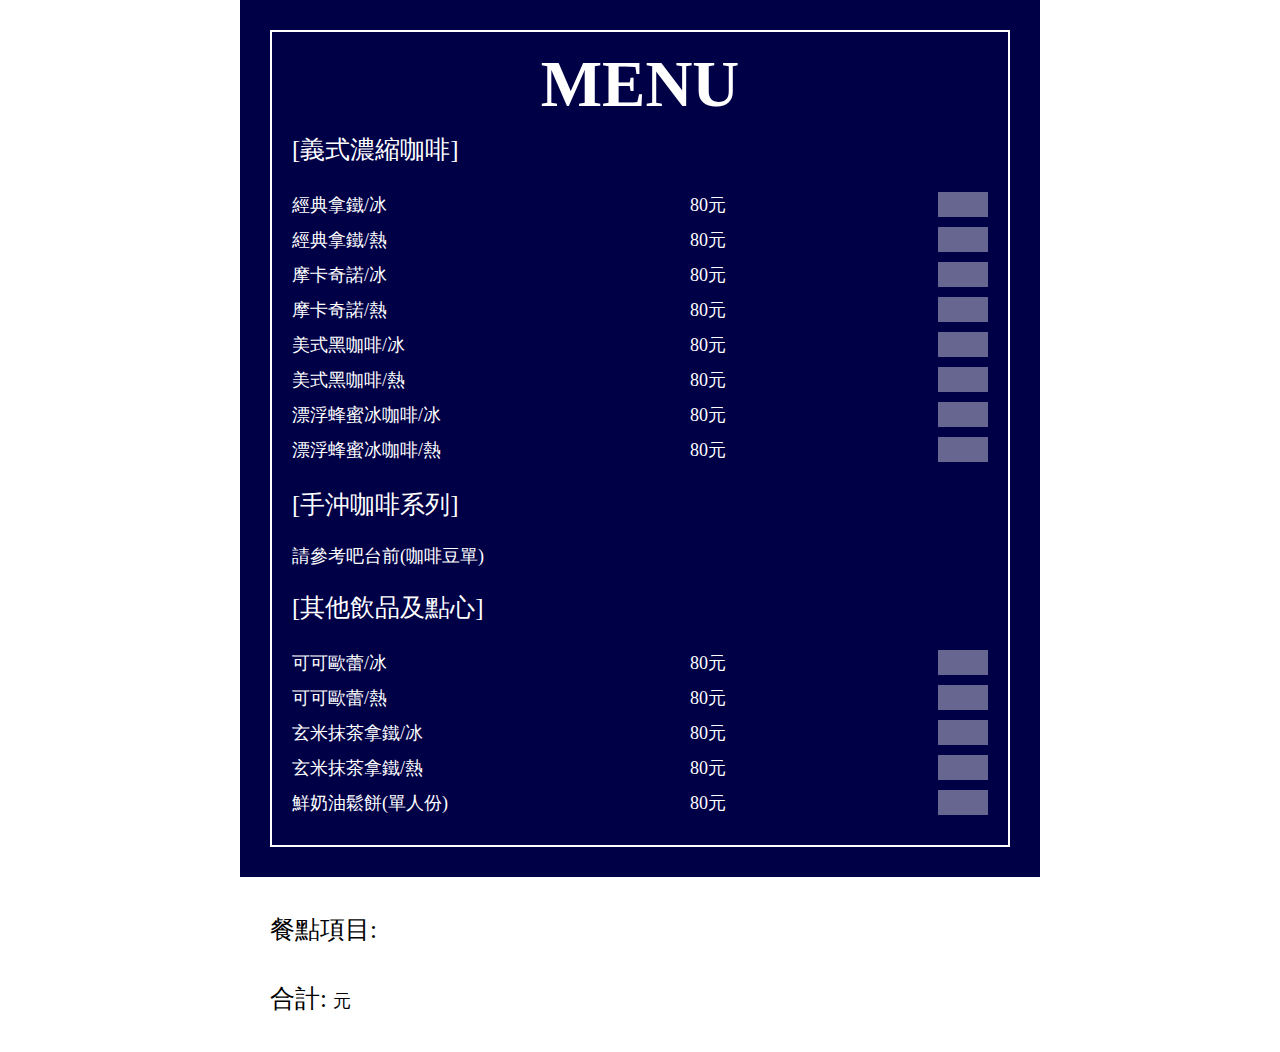
<file: project/other/02/index.html>
<!DOCTYPE html>
<html>

<head>
    <meta charset="UTF-8">
    <meta http-equiv="X-UA-Compatible" content="ie=edge">
    <title>咖啡</title>
    <link rel="stylesheet" href="css/reset.css">
    <link rel="stylesheet" href="css/style.css">
</head>

<body>
    <div class="wrapper">
        <div class="content">
            <div class="top">
                MENU
            </div>
            <div class="part1">
                <div class="title">
                    [義式濃縮咖啡]
                </div>
                <ul class="list">
                    <li>
                        <span class="name">經典拿鐵/冰</span>
                        <span class="price">80</span>
                        <input type="number" class="num" value="">
                    </li>
                    <li>
                        <span class="name">經典拿鐵/熱</span>
                        <span class="price">80</span>
                        <input type="number" class="num" value="">
                    </li>
                    <li>
                        <span class="name">摩卡奇諾/冰</span>
                        <span class="price">80</span>
                        <input type="number" class="num" value="">
                    </li>
                    <li>
                        <span class="name">摩卡奇諾/熱</span>
                        <span class="price">80</span>
                        <input type="number" class="num" value="">
                    </li>
                    <li>
                        <span class="name">美式黑咖啡/冰</span>
                        <span class="price">80</span>
                        <input type="number" class="num" value="">
                    </li>
                    <li>
                        <span class="name">美式黑咖啡/熱</span>
                        <span class="price">80</span>
                        <input type="number" class="num" value="">
                    </li>
                    <li>
                        <span class="name">漂浮蜂蜜冰咖啡/冰</span>
                        <span class="price">80</span>
                        <input type="number" class="num" value="">
                    </li>
                    <li>
                        <span class="name">漂浮蜂蜜冰咖啡/熱</span>
                        <span class="price">80</span>
                        <input type="number" class="num" value="">
                    </li>
                </ul>
            </div>
            <div class="part2">
                <div class="title">
                    [手沖咖啡系列]
                </div>
                <ul class="list">
                    <li>
                        <span>請參考吧台前(咖啡豆單)</span>
                    </li>
                </ul>
            </div>
            <div class="part3">
                <div class="title">
                    [其他飲品及點心]
                </div>
                <ul class="list">
                    <li>
                        <span class="name">可可歐蕾/冰</span>
                        <span class="price">80</span>
                        <input type="number" class="num" value="">
                    </li>
                    <li>
                        <span class="name">可可歐蕾/熱</span>
                        <span class="price">80</span>
                        <input type="number" class="num" value="">
                    </li>
                    <li>
                        <span class="name">玄米抹茶拿鐵/冰</span>
                        <span class="price">80</span>
                        <input type="number" class="num" value="">
                    </li>
                    <li>
                        <span class="name">玄米抹茶拿鐵/熱</span>
                        <span class="price">80</span>
                        <input type="number" class="num" value="">
                    </li>
                    <li>
                        <span class="name">鮮奶油鬆餅(單人份)</span>
                        <span class="price">80</span>
                        <input type="number" class="num" value="">
                    </li>
                </ul>
            </div>
        </div>
    </div>
    <div class="orderinfo">
        <div class="title">餐點項目:</div>
        <div class="text">
        </div>
        <div class="total">合計:
            <span class="money"></span>
        </div>
    </div>
    <script src="js/main.js"></script>
</body>

</html>
</file>
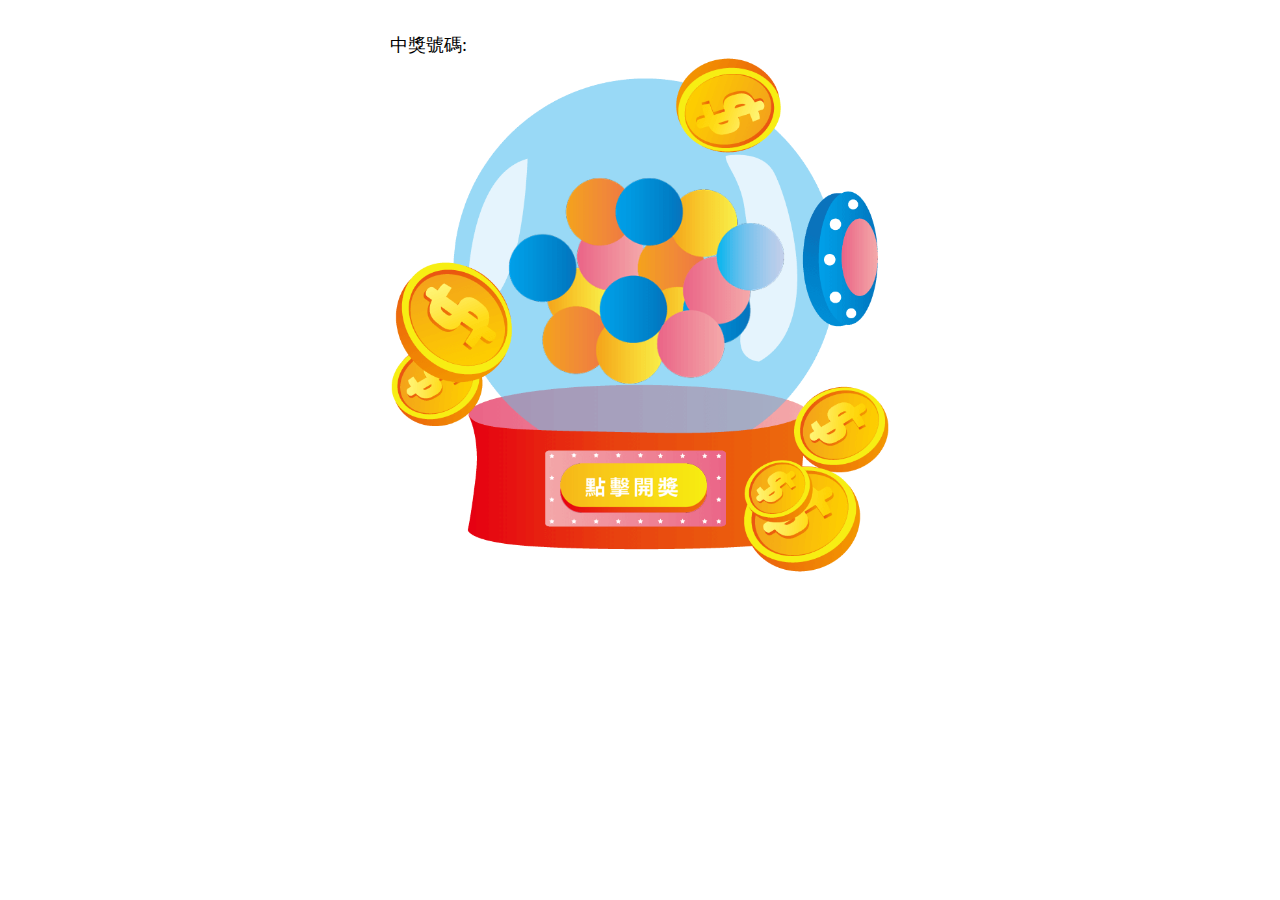
<file: project/other/03/index.html>
<!DOCTYPE html>
<html>

<head>
    <meta charset="UTF-8">
    <meta http-equiv="X-UA-Compatible" content="ie=edge">
    <title>樂透機</title>
    <link rel="stylesheet" href="css/reset.css">
    <link rel="stylesheet" href="css/style.css">
</head>

<body>
    <div class="numblock">
        <div class="title">中獎號碼:</div>
        <div class="numlist"></div>
    </div>
    <div class="wrapper">
        <div class="ball"></div>
        <button type="button" class="btn" id="openaward"></button>
    </div>
    <div class="message">
        <div class="close">x</div>
        <div class="content">
            <p></p>
            <div class="confirm">確認</div>
        </div>
    </div>
    <script src="js/main.js"></script>
</body>

</html>
</file>
<file: project/style.css>
/* Global Styles */
* {
  padding: 0;
  margin: 0;
  font-family: "Open Sans", sans-serif;
}

.container {
  background-color: #eee7e7;
  overflow: hidden;
}

/* Salute Section */
.salute {
  height: 50vh;
  display: flex;
  align-items: center;
  overflow: hidden;
}

.saluteTextContainer {
  flex: 1;
  display: flex;
  justify-content: center;
  align-items: center;
}

.saluteText {
  color: #5f5c5c;
  font-size: 20vw;
  cursor: default;
}

.saluteImgContainer {
  display: flex;
  flex: 1;
  justify-content: flex-end;
  align-items: center;
}

.saluteImg {
  width: 40%;
  padding: 330px 0;
}

/* Job Title Section */
.jobTitleContainer {
  height: 50vh;
}

.dark {
  background: url("./img/bg1.png");
}

.purple {
  background: #9FD8E5 url("./img/bg2.png");
}

.jobTitle {
  font-size: 10vw;
  color: #333;
  line-height: 50vh;
  cursor: default;
  transform: translateX(0);
  padding-left: 10%;
}


/* Container for the button */
.back-to-home {
  position: fixed;
  bottom: 30px;
  right: 30px;
  background-color: #007bff;
  color: white;
  padding: 15px;
  border-radius: 50%;
  font-size: 24px;
  text-align: center;
  box-shadow: 0px 4px 10px rgba(0, 0, 0, 0.1);
  transition: background-color 0.3s ease, box-shadow 0.3s ease;
  z-index: 1000;
  text-decoration: none;
}

.back-to-home:hover {
  background-color: #0056b3;
  box-shadow: 0px 8px 20px rgba(0, 0, 0, 0.2);
}

.back-to-home i {
  margin: 0;
}


/* Projects Section */
.projects {
  display: grid;
  grid-template-columns: repeat(auto-fit, minmax(300px, 1fr));
  gap: 30px;
  padding: 50px;
  background-color: #f7f7f7;
}

.projectsTitle {
  text-align: center;
  margin-bottom: 50px;
  font-size: 5vw;
  color: #333;
}

.project {
  background-color: #ffffff;
  border-radius: 10px;
  box-shadow: 0 4px 10px rgba(0, 0, 0, 0.1);
  overflow: hidden;
  transition: transform 0.3s ease, box-shadow 0.3s ease;
}

.project:hover {
  transform: translateY(-10px);
  box-shadow: 0 8px 20px rgba(0, 0, 0, 0.2);
}

.project img {
  width: 100%;
  height: auto;
  border-bottom: 2px solid #ddd;
}

.project h2 {
  font-size: 1.5rem;
  margin: 20px;
  color: #333;
  text-align: center;
}

.project p {
  font-size: 1rem;
  color: #666;
  margin: 0 20px 20px;
  text-align: justify;
}

.project a {
  display: block;
  text-decoration: none;
}

.projectButton {
  display: inline-block;
  margin: 20px;
  padding: 10px 20px;
  background-color: #007bff;
  color: white;
  border: none;
  border-radius: 5px;
  text-align: center;
  cursor: pointer;
  transition: background-color 0.3s ease;
}

.projectButton:hover {
  background-color: #0056b3;
}


.githubContainer {
  height: 100vh;
  display: flex;
  flex-direction: column;
  align-items: center;
  justify-content: space-around;
}

.githubTitle {
  font-size: 100px;
  color: #333;
}

.githubChart {
  width: 820px;
  text-align: center;
}

.dates {
  padding: 10px;
  color: #555;
  font-size: 12px;
  display: flex;
  justify-content: space-between;
}

.boxContainer {
  display: flex;
  flex-wrap: wrap;
  gap: 5px;
}

.box {
  width: 15px;
  height: 15px;
  background-color: #171c25;
  border-radius: 2px;
  cursor: pointer;
  transition: 3s all ease;
}

.active:nth-child(4n) {
  background-color: #195b2c;
}

.githubChart:hover .active:nth-child(2n+1) {
  background-color: #195b2c;
}

.githubChart:hover .active:nth-child(2n) {
  background-color: #063f24;
}

.githubSm {
  display: none;
}

/* Responsive Styles */
@media screen and (max-width: 1024px) {
  .saluteText {
    font-size: 50vw;
  }

  .saluteImg {
    width: 90%;
  }

  .jobTitle {
    font-size: 15vw;
  }

  .projects {
    padding: 0 30px;
    text-align: center;
  }

  .project {
    flex-direction: column;
    height: max-content;
  }

  .project:nth-child(2n) {
    flex-direction: column;
  }

  .phone,
  .laptop {
    transform: none !important;
  }

  .githubChart {
    display: none;
  }

  .githubTitle {
    text-align: center;
    font-size: 10vw;
  }

  .githubSm {
    display: flex;
    flex-direction: column;
    align-items: center;
    gap: 20px;
    color: #555;
    font-size: 30px;
    text-align: center;
  }
}
</file>
<file: project/API/02/css/style.css>
@charset "UTF-8";
body {
  font-family: PingFang TC, Helvetica Neue, Microsoft JhengHei;
}

.header {
  width: 100%;
  height: 450px;
  background-image: url(../images/headerBG.jpg);
  background-size: cover;
  background-repeat: no-repeat;
  position: relative;
  display: -webkit-box;
  display: -ms-flexbox;
  display: flex;
  -webkit-box-pack: center;
  -ms-flex-pack: center;
  justify-content: center;
  -webkit-box-align: center;
  -ms-flex-align: center;
  align-items: center;
  -webkit-box-orient: vertical;
  -webkit-box-direction: normal;
  -ms-flex-direction: column;
  flex-direction: column;
}

.header .title {
  color: #ffffff;
  font-weight: bold;
  font-size: 45px;
  letter-spacing: 1px;
  z-index: 1;
}

.coverbg {
  width: 100%;
  height: 450px;
  background-color: rgba(0, 0, 0, 0.5);
  position: absolute;
  top: 0px;
  right: 0px;
  bottom: 0px;
  left: 0px;
}

select.city {
  background-color: rgba(255, 255, 255, 0.7);
  -webkit-appearance: none;
  -moz-appearance: none;
  -ms-appearance: none;
  appearance: none;
  outline: 0;
  -webkit-box-flex: 1;
  -ms-flex: 1;
  flex: 1;
  padding: 10px 20px;
  color: #000000;
  font-size: 18px;
  border-color: rgba(255, 255, 255, 0.1);
  border-radius: 8px;
  -webkit-border-radius: 8px;
  -moz-border-radius: 8px;
  -ms-border-radius: 8px;
  -o-border-radius: 8px;
  cursor: pointer;
}

.selectbox {
  width: 250px;
  height: 50px;
  margin: 20px 0px;
  z-index: 1;
  display: -webkit-box;
  display: -ms-flexbox;
  display: flex;
  position: relative;
}

.selectbox::after {
  width: 50px;
  height: 50px;
  content: '▼';
  position: absolute;
  top: 0px;
  right: 0px;
  padding: 5px 10px;
  background-color: rgba(255, 255, 255, 0.7);
  border-radius: 0px 10px 10px 0px;
  pointer-events: none;
  -webkit-transition: .25s all ease;
  transition: .25s all ease;
  text-align: center;
  line-height: 40px;
}

.selectbox:hover::after {
  color: #3f51b5;
}

.noresult {
  text-align: center;
  font-size: 30px;
}

.noresult,
.showsearch {
  padding-top: 40px;
  padding-bottom: 40px;
}

.showsearch {
  display: none;
}

.item {
  padding-top: 20px;
  padding-bottom: 20px;
  margin: 20px 0px;
  border-radius: 10px;
  height: 200px;
  background-color: #ffffff;
  -webkit-box-shadow: 0px 0px 3px 1px rgba(0, 0, 0, 0.3);
  box-shadow: 0px 0px 3px 1px rgba(0, 0, 0, 0.3);
  display: -webkit-box;
  display: -ms-flexbox;
  display: flex;
}

.item img {
  width: 25%;
  height: auto;
  -webkit-box-flex: 1;
  -ms-flex: 1;
  flex: 1;
}

.item .info {
  width: 75%;
  padding-left: 20px;
  font-size: 16px;
}

.item span.title {
  font-size: 18px;
  font-weight: bold;
}

.description {
  height: 90px;
  overflow: hidden;
  text-overflow: ellipsis;
  display: -webkit-box;
  -webkit-line-clamp: 4;
  -webkit-box-orient: vertical;
  white-space: normal;
}

@media only screen and (max-width: 767px) {
  .header,
  .coverbg {
    height: 280px;
  }
  .header .title {
    font-size: 25px;
  }
  .item {
    height: 450px;
    -webkit-box-orient: vertical;
    -webkit-box-direction: normal;
    -ms-flex-direction: column;
    flex-direction: column;
    margin: 20px;
  }
  .item img,
  .item .info {
    width: 100%;
  }
  .item img {
    height: 200px;
  }
  .item .info {
    padding-top: 10px;
    padding-left: 0px;
  }
  .description {
    height: 135px;
    -webkit-line-clamp: 6;
  }
  .noresult,
  .showsearch {
    padding-top: 20px;
  }
}

@media only screen and (max-width: 960px) {
  .item {
    margin: 20px;
  }
}
/*# sourceMappingURL=style.css.map */
</file>
<file: project/API/03/css/style.css>
body {
  font-family: PingFang TC, Helvetica Neue, Microsoft JhengHei;
  background-image: url(../images/bg.jpg);
  background-size: cover;
  background-position: center;
  background-repeat: no-repeat;
  background-color: #bfb9a1;
}

.wrapper {
  width: 90%;
  margin: 20px auto 50px;
}

.wrapper .title {
  color: #ffffff;
  font-size: 35px;
  font-weight: bold;
  letter-spacing: 1px;
  text-shadow: 0px 1px 2px #000000;
  text-align: center;
  margin: 35px 0px;
}

table.datablock,
td {
  border: 2px solid rgba(255, 255, 255, 0.4);
  background-color: rgba(255, 255, 255, 0.4);
}

table.datablock {
  border-collapse: collapse;
  width: 100%;
  margin: 0px auto;
}

table.datablock td {
  padding: 15px;
  vertical-align: middle;
  text-align: center;
  font-size: 18px;
  line-height: 22px;
}

table.datablock td.titletext, table.datablock td.label {
  width: 100px;
  font-weight: bold;
}
/*# sourceMappingURL=style.css.map */
</file>
<file: project/API/04/css/style.css>
body {
  font-family: PingFang TC, Helvetica Neue, Microsoft JhengHei;
  background-color: #000000;
  background-image: url(../images/bg.jpg);
  background-position: top;
  background-size: 100% 80%;
  background-repeat: no-repeat;
}

.wrapper {
  width: 95%;
  margin: 0px auto;
  color: #ffffff;
  padding-top: 8%;
}

.wrapper .header {
  font-size: 22px;
  font-weight: bold;
  text-align: center;
  margin: 35px 0px;
  text-shadow: 0px 1px 5px #000000;
}

.wrapper .header .title {
  font-size: 75px;
  margin: 10px 0px;
}

ul.herolist {
  list-style-type: none;
  display: -webkit-box;
  display: -ms-flexbox;
  display: flex;
  -ms-flex-wrap: wrap;
  flex-wrap: wrap;
  -webkit-box-orient: horizontal;
  -webkit-box-direction: normal;
  -ms-flex-direction: row;
  flex-direction: row;
  -webkit-box-pack: justify;
  -ms-flex-pack: justify;
  justify-content: center;
  margin: 0px;
  padding: 0px;
}

ul.herolist li.item {
  margin: 20px;
}

ul.herolist li.item p {
  font-size: 16px;
  margin: 10px 0px;
}

ul.herolist li.item p.name {
  font-size: 30px;
  font-weight: bold;
}

ul.sub-list {
  margin: 10px 0px;
  list-style-type: disc;
  list-style-position: inside;
}

ul.sub-list li {
  font-size: 16px;
  margin: 5px 0px;
}

@media only screen and (max-width: 980px) {
  body {
    background-size: contain;
  }
  .wrapper {
    padding-top: 20%;
    padding-bottom: 40px;
  }
  ul.herolist li.item {
    -webkit-box-flex: 0;
    -ms-flex: 0 0 450px;
    flex: 0 0 450px;
  }
}
/*# sourceMappingURL=style.css.map */
</file>
<file: project/JavaScript30/day01/css/style.css>
body {
    font-family: PingFang TC, Helvetica Neue, Microsoft JhengHei;
    margin: 0px;
    padding: 0px;
    background-image: url(../images/bg.jpg);
    background-size: cover;
}

.wrapper {
    width: 1000px;
    height: 250px;
    position: absolute;
    top: 50%;
    left: 50%;
    -webkit-transform: translate(-50%, -50%);
    -ms-transform: translate(-50%, -50%);
    transform: translate(-50%, -50%);
    text-align: center;
}

ul.list {
    width: 900px;
    height: 250px;
    margin: 0px auto;
    padding: 0px;
    list-style-type: none;
    display: -webkit-box;
    display: -ms-flexbox;
    display: flex;
    justify-items: center;
    -webkit-box-align: center;
    -ms-flex-align: center;
    align-items: center;
}

ul.list li.key {
    background-color: rgba(255, 255, 255, .6);
    -webkit-box-shadow: 0px 0px 4px 1px rgba(0, 0, 0, .3);
    box-shadow: 0px 0px 4px 1px rgba(0, 0, 0, .3);
    width: 95px;
    height: 70px;
    display: -webkit-box;
    display: -ms-flexbox;
    display: flex;
    -webkit-box-align: center;
    -ms-flex-align: center;
    align-items: center;
    -webkit-box-pack: center;
    -ms-flex-pack: center;
    justify-content: center;
    margin: 0px 10px;
    -webkit-transition: all .07s ease;
    -o-transition: all .07s ease;
    transition: all .07s ease;
}

ul.list li.key.playing {
    -webkit-transform: scale(1.1);
    -ms-transform: scale(1.1);
    transform: scale(1.1);
    -webkit-box-shadow: 0px 0px 4px 2px #fbff00;
    box-shadow: 0px 0px 4px 2px #fbff00;
}

ul.list li .word {
    font-size: 20px;
}

ul.list li span {
    color: #f00;
    font-size: 12px;
    font-weight: bold;
    display: block;
}
</file>
<file: project/JavaScript30/day02/css/style.css>
body {
    font-family: PingFang TC, Helvetica Neue, Microsoft JhengHei;
    margin: 0px;
    padding: 0px;
    background-color: #ffffe8;
}

.clock {
    width: 350px;
    height: 350px;
    border: 5px solid #000;
    border-radius: 50%;
    margin: 20px auto;
    padding: 40px;
    position: relative;
    background-image: url(https://cssanimation.rocks/images/posts/clocks/ios_clock.svg);
    background-size: 92%;
    background-repeat: no-repeat;
    background-position: center;
    background-color: #fff;
}

.clock.simple:after {
    background-color: #000;
    border-radius: 50%;
    content: "";
    position: absolute;
    left: 50%;
    top: 50%;
    -webkit-transform: translate(-50%, -50%);
    -ms-transform: translate(-50%, -50%);
    transform: translate(-50%, -50%);
    width: 5%;
    height: 5%;
    z-index: 10;
}

.clock-face {
    position: relative;
    width: 100%;
    height: 100%;
    -webkit-transform: translateY(-3px);
    -ms-transform: translateY(-3px);
    transform: translateY(-3px);
}

.hand {
    width: 50%;
    height: 6px;
    border-radius: 3px;
    position: absolute;
    top: 50%;
    -webkit-transform: rotate(90deg);
    -ms-transform: rotate(90deg);
    transform: rotate(90deg);
    -webkit-transform-origin: 100%;
    -ms-transform-origin: 100%;
    transform-origin: 100%;
    -webkit-transition: all 0.05s;
    -o-transition: all 0.05s;
    transition: all 0.05s;
    -webkit-transition-timing-function: cubic-bezier(0.1, 2.7, 0.58, 1);
    -o-transition-timing-function: cubic-bezier(0.1, 2.7, 0.58, 1);
    transition-timing-function: cubic-bezier(0.1, 2.7, 0.58, 1);
}

.hour {
    background-color: #03A9F4;
}

.min {
    background-color: #009a0c;
}

.second {
    background-color: #f40303;
    height: 3px;
}

.showdate {
    margin-top: 20px;
    text-align: center;
    font-size: 32px;
    font-weight: bold;
}
</file>
<file: project/JSTest/02/css/style.css>
body {
  font-family: PingFang TC, Helvetica Neue, Microsoft JhengHei;
  background-color: #003302;
}

.clock-wrapper {
  position: relative;
  width: 500px;
  height: 500px;
  margin: 0px auto;
  background-image: url(../images/clock-bg.svg);
}

.clock-wrapper .clock-face {
  top: 50%;
  left: 50%;
  -webkit-transform: translate(-50%, -50%);
  transform: translate(-50%, -50%);
  width: 300px;
  height: 300px;
  position: absolute;
}

.hour-hand,
.minute-hand,
.second-hand {
  position: absolute;
}

.hour-hand {
  width: 72px;
  height: 8px;
  background-image: url(../images/hour-hand.svg);
  -webkit-transform-origin: left;
  transform-origin: left;
  top: 50%;
  left: 50%;
  -webkit-transform: rotate(-90deg);
  transform: rotate(-90deg);
  -moz-transform: rotate(-90deg);
  -o-transform: rotate(-90deg);
}

.minute-hand {
  width: 8px;
  height: 96px;
  background-image: url(../images/minute-hand.svg);
  -webkit-transform-origin: bottom;
  transform-origin: bottom;
  left: 48%;
  top: 20%;
}

.second-hand {
  width: 12px;
  height: 126px;
  background-image: url(../images/second-hand.svg);
  -webkit-transform-origin: bottom;
  transform-origin: bottom;
  left: 48%;
  top: 10%;
}
/*# sourceMappingURL=style.css.map */
</file>
<file: project/JSTest/03/css/style.css>
body {
  font-family: PingFang TC, Helvetica Neue, Microsoft JhengHei;
}

.calculator-wrapper {
  width: 350px;
  background: #062145 0% 0% no-repeat padding-box;
  -webkit-box-shadow: 0px 20px 40px #00000066;
  box-shadow: 0px 20px 40px #00000066;
  border-radius: 20px;
  margin: 20px auto;
}

.top {
  width: 350px;
  min-height: 109px;
  background: #041936 0% 0% no-repeat padding-box;
  border-radius: 20px 20px 0px 0px;
  padding: 20px;
  -webkit-box-sizing: border-box;
  box-sizing: border-box;
}

.top .text-block,
.top .total {
  text-align: right;
  letter-spacing: 0;
  word-break: break-all;
  text-align: right;
}

.top .text-block {
  color: #00C4FF;
  font-size: 16px;
  padding-right: 5px;
  min-height: 16px;
}

.top .total {
  color: #FFFFFF;
  font-size: 56px;
  margin-top: 10px;
  min-height: 56px;
}

ul.btn-list {
  width: 100%;
  height: 416px;
  padding: 20px;
  display: -webkit-box;
  display: -ms-flexbox;
  display: flex;
  -ms-flex-wrap: wrap;
  flex-wrap: wrap;
  -webkit-box-orient: horizontal;
  -webkit-box-direction: normal;
  -ms-flex-direction: row;
  flex-direction: row;
  -webkit-box-pack: justify;
  -ms-flex-pack: justify;
  justify-content: flex-start;
  -webkit-box-sizing: border-box;
  box-sizing: border-box;
}

ul.btn-list li {
  color: #fff;
  width: 25%;
  height: 70px;
  font-size: 18px;
  border-radius: 20px;
  cursor: pointer;
  display: -webkit-box;
  display: -ms-flexbox;
  display: flex;
  -webkit-box-pack: center;
  -ms-flex-pack: center;
  justify-content: center;
  -webkit-box-align: center;
  -ms-flex-align: center;
  align-items: center;
}

ul.btn-list li .num,
ul.btn-list li .features {
  width: 90%;
  height: 90%;
  border-radius: 20px;
  border-radius: 20px;
  display: -webkit-box;
  display: -ms-flexbox;
  display: flex;
  -webkit-box-pack: center;
  -ms-flex-pack: center;
  justify-content: center;
  -webkit-box-align: center;
  -ms-flex-align: center;
  align-items: center;
}

ul.btn-list li .num:hover,
ul.btn-list li .features:hover {
  background-color: #0c438b;
}

ul.btn-list li.equal {
  width: 50%;
}

ul.btn-list li.equal .features {
  width: 75%;
  background: transparent -webkit-gradient(linear, left top, right top, from(#00C4FF), to(#6C00FF)) 0% 0% no-repeat;
  background: transparent linear-gradient(90deg, #00C4FF 0%, #6C00FF 100%) 0% 0% no-repeat;
  -ms-flex-pack: flex-end;
  -webkit-box-pack: end;
  justify-content: flex-end;
  padding-right: 30px;
}

ul.btn-list li.equal .features:hover {
  background: transparent -webkit-gradient(linear, left top, right top, from(#6C00FF), to(#00C4FF)) 0% 0% no-repeat;
  background: transparent linear-gradient(90deg, #6C00FF 0%, #00C4FF 100%) 0% 0% no-repeat;
}

ul.btn-list li.AC, ul.btn-list li.backdelete {
  color: #00C4FF;
}

ul.btn-list li.operation .features {
  background-color: #041936;
}

ul.btn-list li.operation .features:hover {
  background-color: #0c438b;
}
/*# sourceMappingURL=style.css.map */
</file>
<file: project/JSTest/04/css/style.css>
body {
  font-family: PingFang TC, Helvetica Neue, Microsoft JhengHei;
  background-color: #E5E5E5;
}

.wrapper {
  margin: 0px auto;
  padding: 40px 0px;
  width: 535px;
  height: auto;
}

.wrapper .title {
  height: auto;
  padding: 10px 0px;
  border-top: 8px solid #000;
  border-bottom: 8px solid #000;
  font-weight: bold;
  font-family: ExtraBold, Open Sans;
  font-size: 68px;
  letter-spacing: 0px;
}

ul.clock-list {
  width: 100%;
  height: auto;
  margin-top: 25px;
}

ul.clock-list li {
  height: 104px;
  border: 2px solid #000000;
  border-top: 0px;
  padding: 0px 20px;
  display: -webkit-box;
  display: -ms-flexbox;
  display: flex;
  -webkit-box-align: center;
  -ms-flex-align: center;
  align-items: center;
  -webkit-box-pack: justify;
  -ms-flex-pack: justify;
  justify-content: space-between;
}

ul.clock-list li:first-child {
  border-top: 2px solid #000000;
}

ul.clock-list li:first-child, ul.clock-list li:last-child {
  background-color: #000000;
  color: #fff;
}

ul.clock-list li .left,
ul.clock-list li .right {
  font-weight: bold;
}

ul.clock-list li .left {
  font-size: 45px;
}

ul.clock-list li .left span {
  display: block;
  font-size: 16px;
  font-style: italic;
  margin-top: 3px;
}

ul.clock-list li .right {
  font-size: 65px;
}
/*# sourceMappingURL=style.css.map */
</file>
<file: project/JSTest/05/css/style.css>
@charset "UTF-8";
* {
  -webkit-box-sizing: border-box;
  box-sizing: border-box;
}

body {
  font-family: PingFang TC, Helvetica Neue, Microsoft JhengHei;
  background-color: #F0F0F0;
}

.main {
  width: 85%;
  min-height: 543px;
  margin: 0px auto;
  padding: 25px 0px 45px 0px;
  font-weight: bolder;
}

.main .top {
  display: -webkit-box;
  display: -ms-flexbox;
  display: flex;
  -webkit-box-align: center;
  -ms-flex-align: center;
  align-items: center;
  -webkit-box-pack: justify;
  -ms-flex-pack: justify;
  justify-content: space-between;
  margin-bottom: 25px;
}

.main .bottom {
  display: none;
}

.result-title {
  display: -webkit-box;
  display: -ms-flexbox;
  display: flex;
  -webkit-box-align: center;
  -ms-flex-align: center;
  align-items: center;
  -webkit-box-pack: justify;
  -ms-flex-pack: justify;
  justify-content: space-between;
}

.result-title .city p.cityname {
  font-size: 30px;
  min-width: 90px;
}

.result-title .line {
  width: 75%;
  height: 2px;
  border-bottom: 2px dashed #000;
}

.result-title .updatetime {
  font-size: 14px;
}

.result-tab {
  margin-top: 30px;
  display: -webkit-box;
  display: -ms-flexbox;
  display: flex;
  -ms-flex-wrap: wrap;
  flex-wrap: wrap;
  -webkit-box-orient: horizontal;
  -webkit-box-direction: normal;
  -ms-flex-direction: row;
  flex-direction: row;
  -webkit-box-pack: justify;
  -ms-flex-pack: justify;
  justify-content: flex-start;
}

.result-tab .main-tab,
.result-tab .other-tab {
  display: inline-block;
}

.result-tab .main-tab {
  border: 3px solid #000;
  width: 30%;
  height: 515px;
  margin-right: 2%;
}

.result-tab .other-tab {
  width: 68%;
}

.result-tab .other-tab .tab-block {
  border: 3px solid #000;
  display: inline-block;
  width: 47%;
  margin: 0px 1% 20px;
  cursor: pointer;
}

.stationname,
.AQInum {
  width: 50%;
  min-height: 80px;
  display: -webkit-inline-box;
  display: -ms-inline-flexbox;
  display: inline-flex;
  font-size: 30px;
  text-align: center;
  -webkit-box-pack: center;
  -ms-flex-pack: center;
  justify-content: center;
  -webkit-box-align: center;
  -ms-flex-align: center;
  align-items: center;
}

.stationname {
  float: left;
  border-right: 3px solid #000;
}

.AQInum {
  float: right;
}

ul.info-list {
  width: 100%;
  height: auto;
  clear: both;
  border-top: 3px solid #000;
  padding: 20px;
}

ul.info-list li {
  display: -webkit-box;
  display: -ms-flexbox;
  display: flex;
  height: 65px;
  margin: 0px auto;
  border-bottom: 1px solid #000;
  -webkit-box-align: center;
  -ms-flex-align: center;
  align-items: center;
  -webkit-box-pack: justify;
  -ms-flex-pack: justify;
  justify-content: space-between;
}

ul.info-list li:last-child {
  border-bottom: 0px;
}

ul.info-list li span.num {
  font-size: 22px;
}

ul.info-list li .item {
  font-size: 22px;
}

ul.info-list li .item span {
  font-weight: normal;
  font-size: 16px;
}

.filter-block {
  height: 110px;
}

.filter-block p {
  font-size: 35px;
}

table.AQI-description {
  width: 70%;
  height: 100px;
}

table.AQI-description td {
  width: 110px;
  vertical-align: middle;
  text-align: center;
  border: 3px solid #000;
  padding: 10px;
}

table.AQI-description td.no1 {
  background-color: #95F084;
}

table.AQI-description td.no2 {
  background-color: #FFE695;
}

table.AQI-description td.no3 {
  background-color: #FFAF6A;
}

table.AQI-description td.no4 {
  background-color: #FF5757;
}

table.AQI-description td.no5 {
  background-color: #9777FF;
}

table.AQI-description td.no6 {
  background-color: #AD1774;
}

select.city {
  -webkit-appearance: none;
  -moz-appearance: none;
  -ms-appearance: none;
  appearance: none;
  outline: 0;
  -webkit-box-flex: 1;
  -ms-flex: 1;
  flex: 1;
  padding: 10px 20px;
  color: #000000;
  cursor: pointer;
  border: 3px solid #000;
}

.selectbox {
  width: 300px;
  height: 50px;
  margin: 20px 0px;
  z-index: 1;
  display: -webkit-box;
  display: -ms-flexbox;
  display: flex;
  position: relative;
}

.selectbox::after {
  width: 40px;
  content: '▼';
  position: absolute;
  top: 0px;
  right: 0px;
  padding: 5px 10px;
  pointer-events: none;
  -webkit-transition: .25s all ease;
  transition: .25s all ease;
  text-align: center;
  line-height: 40px;
}

.selectbox:hover::after {
  color: #3f51b5;
}

.footer {
  width: 100%;
  height: 34px;
  background-color: #000000;
  color: #ffffff;
}

.footer .content {
  width: 85%;
  height: 100%;
  margin: 0px auto;
  display: -webkit-box;
  display: -ms-flexbox;
  display: flex;
  -webkit-box-align: center;
  -ms-flex-align: center;
  align-items: center;
  -webkit-box-pack: justify;
  -ms-flex-pack: justify;
  justify-content: space-between;
}

.loader {
  width: 100%;
  height: 100%;
  background-color: rgba(0, 0, 0, 0.95);
  z-index: 2;
  position: absolute;
  top: 0;
  left: 0;
  right: 0;
  bottom: 0;
  display: -webkit-box;
  display: -ms-flexbox;
  display: flex;
  -webkit-box-align: center;
  -ms-flex-align: center;
  align-items: center;
  -webkit-box-pack: center;
  -ms-flex-pack: center;
  justify-content: center;
  -webkit-box-orient: vertical;
  -webkit-box-direction: normal;
  -ms-flex-direction: column;
  flex-direction: column;
  color: #fff;
  font-size: 20px;
}

.loaderGif {
  border: 16px solid #f3f3f3;
  border-top: 16px solid #3498db;
  border-radius: 50%;
  width: 120px;
  height: 120px;
  animation: spin 2s linear infinite;
  -webkit-animation: spin 2s linear infinite;
  z-index: 3;
  margin-bottom: 20px;
}

@-webkit-keyframes spin {
  0% {
    -webkit-transform: rotate(0deg);
    transform: rotate(0deg);
  }
  100% {
    -webkit-transform: rotate(360deg);
    transform: rotate(360deg);
  }
}

@keyframes spin {
  0% {
    -webkit-transform: rotate(0deg);
    transform: rotate(0deg);
  }
  100% {
    -webkit-transform: rotate(360deg);
    transform: rotate(360deg);
  }
}

.loader.remove {
  display: none;
}

@media only screen and (max-width: 1024px) {
  .footer .content {
    width: 90%;
  }
  .main {
    width: 90%;
  }
  table.AQI-description {
    width: 560px;
  }
  .result-title .line {
    width: 630px;
  }
}
/*# sourceMappingURL=style.css.map */
</file>
<file: project/other/01/css/style.css>
body {
  font-family: PingFang TC, Helvetica Neue, Microsoft JhengHei;
  background-image: url(../images/bg.jpg);
  background-color: #f6f6f6;
  background-size: contain;
}

.wrapper {
  width: 90%;
  height: auto;
  margin: 20px auto 10px;
}

.wrapper .title {
  text-align: center;
  font-size: 35px;
  font-weight: bold;
  margin: 15px 0px;
  color: #4e4e4e;
}

.listblock {
  width: 90%;
  margin: 0px auto;
}

ul.list {
  font-size: 0px;
  margin: 0px;
  padding: 0px;
  width: 100%;
  height: auto;
  list-style-type: none;
  display: -webkit-box;
  display: -ms-flexbox;
  display: flex;
  -ms-flex-wrap: wrap;
  flex-wrap: wrap;
  -webkit-box-orient: horizontal;
  -webkit-box-direction: normal;
  -ms-flex-direction: row;
  flex-direction: row;
  -webkit-box-pack: justify;
  -ms-flex-pack: justify;
  justify-content: flex-start;
}

ul.list li {
  height: 145px;
  -webkit-box-flex: 0;
  -ms-flex: 0 0 150px;
  flex: 0 0 150px;
  margin: 10px;
}

ul.list li,
.card,
.front,
.back {
  border-radius: 20px;
  -webkit-border-radius: 20px;
  -moz-border-radius: 20px;
  -ms-border-radius: 20px;
  -o-border-radius: 20px;
}

.card {
  width: 100%;
  height: 100%;
  cursor: pointer;
  -webkit-transition: -webkit-transform 0.6s;
  transition: -webkit-transform 0.6s;
  transition: transform 0.6s;
  transition: transform 0.6s, -webkit-transform 0.6s;
  -webkit-transform-style: preserve-3d;
  transform-style: preserve-3d;
}

.card .front,
.card .back {
  display: -webkit-box;
  display: -ms-flexbox;
  display: flex;
  -webkit-box-pack: center;
  -ms-flex-pack: center;
  justify-content: center;
  -webkit-box-align: center;
  -ms-flex-align: center;
  align-items: center;
  height: 100%;
  width: 100%;
  text-align: center;
  position: absolute;
  -webkit-backface-visibility: hidden;
  backface-visibility: hidden;
  box-shadow: 3px 5px 20px 2px rgba(0, 0, 0, 0.25);
  -webkit-box-shadow: 0 2px 10px rgba(0, 0, 0, 0.16), 0 2px 5px rgba(0, 0, 0, 0.26);
  box-shadow: 0 2px 10px rgba(0, 0, 0, 0.16), 0 2px 5px rgba(0, 0, 0, 0.26);
}

.card .front {
  background-color: #2aa9e0;
  background-image: url(../images/cardicon.png);
  background-size: 50%;
  background-repeat: no-repeat;
  background-position: center center;
}

.card .back {
  text-align: left;
  -webkit-transform: rotateY(180deg);
  transform: rotateY(180deg);
  background-color: #015a82;
  font-size: 24px;
  font-weight: bold;
  color: #ffffff;
}

.card.flipped {
  -webkit-transform: rotateY(180deg);
  transform: rotateY(180deg);
}
/*# sourceMappingURL=style.css.map */
</file>
<file: project/other/02/css/style.css>
@charset "UTF-8";
* {
  -webkit-box-sizing: border-box;
  box-sizing: border-box;
}

body {
  font-family: PingFang TC, Helvetica Neue, Microsoft JhengHei;
}

.wrapper {
  padding: 30px;
  background-color: #000047;
}

.wrapper .content {
  padding: 20px;
  border: 2px solid #ffffff;
}

.wrapper,
.orderinfo {
  width: 800px;
  margin: 0px auto;
}

.orderinfo {
  padding: 20px 30px;
}

.orderinfo .total,
.orderinfo .title {
  font-size: 25px;
  padding: 20px 0px;
}

.orderinfo .text {
  line-height: 25px;
}

.orderinfo .total span.money {
  font-size: 30px;
}

.orderinfo .total span.money:after {
  content: ' 元';
  font-size: 18px;
}

.top {
  text-align: center;
  font-size: 65px;
  font-weight: bold;
  font-family: "Times New Roman", Times, serif;
  color: #ffffff;
}

.part1,
.part2,
.part3 {
  color: #ffffff;
  font-size: 18px;
}

.part1 .title,
.part2 .title,
.part3 .title {
  font-size: 25px;
  padding: 20px 0px;
}

.part1 ul.list li,
.part2 ul.list li,
.part3 ul.list li {
  display: -webkit-box;
  display: -ms-flexbox;
  display: flex;
  -webkit-box-pack: justify;
      -ms-flex-pack: justify;
          justify-content: space-between;
  -webkit-box-align: center;
      -ms-flex-align: center;
          align-items: center;
  margin: 10px 0px;
}

.part1 ul.list li .name,
.part2 ul.list li .name,
.part3 ul.list li .name {
  width: 200px;
}

.part1 ul.list li .price,
.part2 ul.list li .price,
.part3 ul.list li .price {
  width: 50px;
}

.part1 ul.list li .price:after,
.part2 ul.list li .price:after,
.part3 ul.list li .price:after {
  content: '元';
}

.part1 ul.list li input.num,
.part2 ul.list li input.num,
.part3 ul.list li input.num {
  width: 50px;
  background-color: rgba(255, 255, 255, 0.4);
  border: 0px;
  text-align: center;
  font-size: 20px;
  color: #ffffff;
}

input::-webkit-outer-spin-button,
input::-webkit-inner-spin-button {
  -webkit-appearance: none;
}

input[type="number"] {
  -moz-appearance: textfield;
}
/*# sourceMappingURL=style.css.map */
</file>
<file: project/other/03/css/style.css>
* {
  -webkit-box-sizing: border-box;
  box-sizing: border-box;
}

body {
  font-family: PingFang TC, Helvetica Neue, Microsoft JhengHei;
  position: relative;
  width: 1000px;
  margin: 0px auto;
}

.wrapper {
  width: 100%;
  height: 520px;
  margin: 0px auto;
  background-image: url(../images/bg.png);
  background-size: 65%;
  background-repeat: no-repeat;
  background-position: center;
  position: relative;
}

.btn {
  outline: none;
  border: 0px;
  background-color: transparent;
  background-image: url(../images/btn.png);
  background-size: contain;
  background-repeat: no-repeat;
  width: 150px;
  height: 50px;
  position: absolute;
  bottom: 62px;
  left: 42%;
  cursor: pointer;
}

.btn:hover {
  background-image: url(../images/btn_hover.png);
}

.btn:disabled {
  background-image: url(../images/btn_disable.png);
  cursor: not-allowed;
}

.ball {
  background-image: url(../images/lotterybg.png);
  background-size: contain;
  background-repeat: no-repeat;
  width: 390px;
  height: 350px;
  position: absolute;
  top: 68px;
  left: 31%;
}

.animateball {
  background-image: url(../images/animate.gif);
}

.numblock {
  width: 500px;
  height: auto;
  margin: 30px auto 0px;
  font-size: 25px;
}

.numblock .title,
.numblock .numlist {
  font-size: 18px;
  display: inline-block;
}

.message {
  position: absolute;
  width: 350px;
  height: 200px;
  top: 50%;
  left: 50%;
  transform: translate(-50%, -50%);
  -webkit-transform: translate(-50%, -50%);
  -moz-transform: translate(-50%, -50%);
  -ms-transform: translate(-50%, -50%);
  -o-transform: translate(-50%, -50%);
  display: none;
}

.message .content {
  width: 90%;
  height: 90%;
  margin: 0px auto;
  background-color: #ffffff;
  border-radius: 5px;
  -webkit-border-radius: 5px;
  -moz-border-radius: 5px;
  -ms-border-radius: 5px;
  -o-border-radius: 5px;
  -webkit-box-shadow: 0px 0px 4px rgba(0, 0, 0, 0.4);
  box-shadow: 0px 0px 4px rgba(0, 0, 0, 0.4);
  position: relative;
  display: -webkit-inline-box;
  display: -ms-inline-flexbox;
  display: inline-flex;
  -webkit-box-pack: center;
  -ms-flex-pack: center;
  justify-content: center;
  -webkit-box-align: center;
  -ms-flex-align: center;
  align-items: center;
  font-size: 16px;
}

.message .content .confirm {
  width: auto;
  height: auto;
  padding: 10px 15px;
  display: inline-block;
  position: absolute;
  bottom: 10px;
  left: 50%;
  transform: translate(-50%);
  -webkit-transform: translate(-50%);
  -moz-transform: translate(-50%);
  -ms-transform: translate(-50%);
  -o-transform: translate(-50%);
  cursor: pointer;
  background-color: #008cd6;
  border-radius: 5px;
  -webkit-border-radius: 5px;
  -moz-border-radius: 5px;
  -ms-border-radius: 5px;
  -o-border-radius: 5px;
  color: #ffffff;
  font-weight: bold;
  z-index: 1;
}

.message .close {
  position: absolute;
  width: 30px;
  height: 30px;
  right: 30px;
  top: -4px;
  text-align: center;
  font-size: 18px;
  font-weight: bold;
  line-height: 30px;
  cursor: pointer;
  z-index: 1;
}
/*# sourceMappingURL=style.css.map */
</file>
